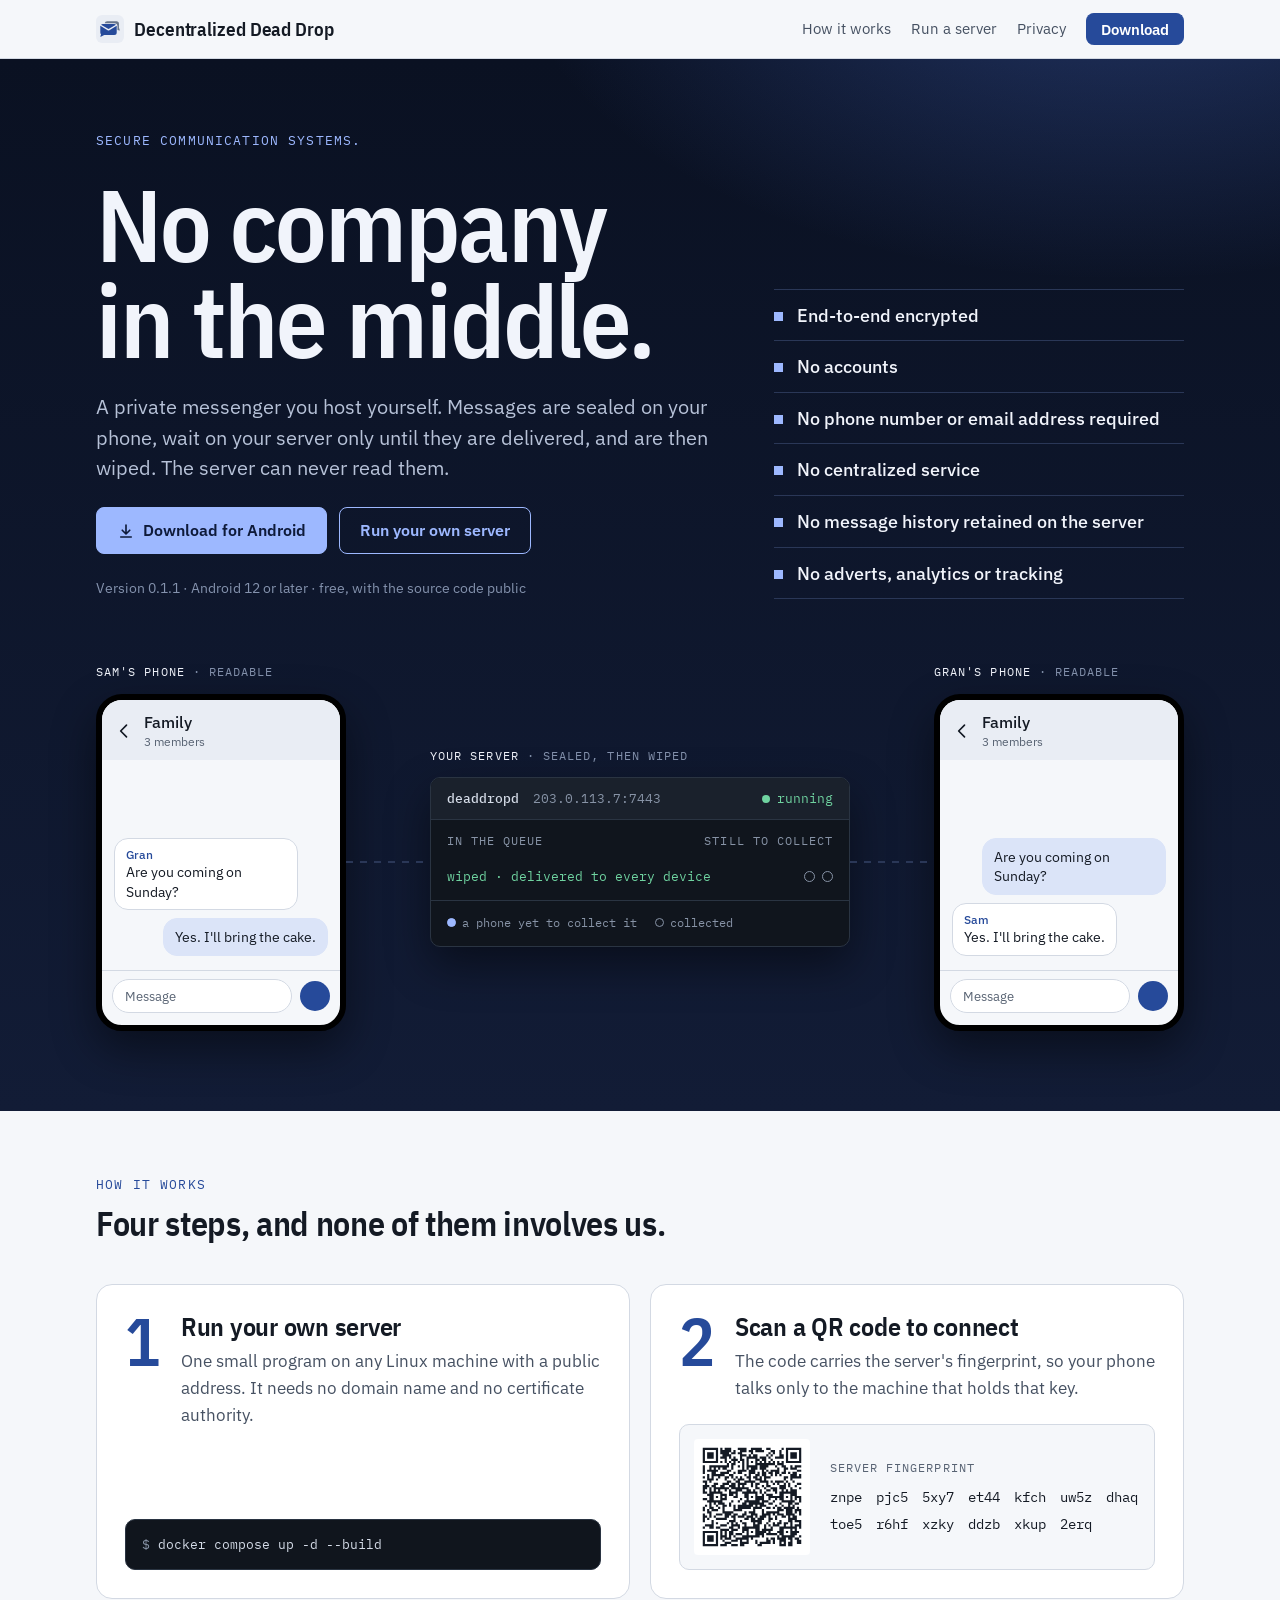
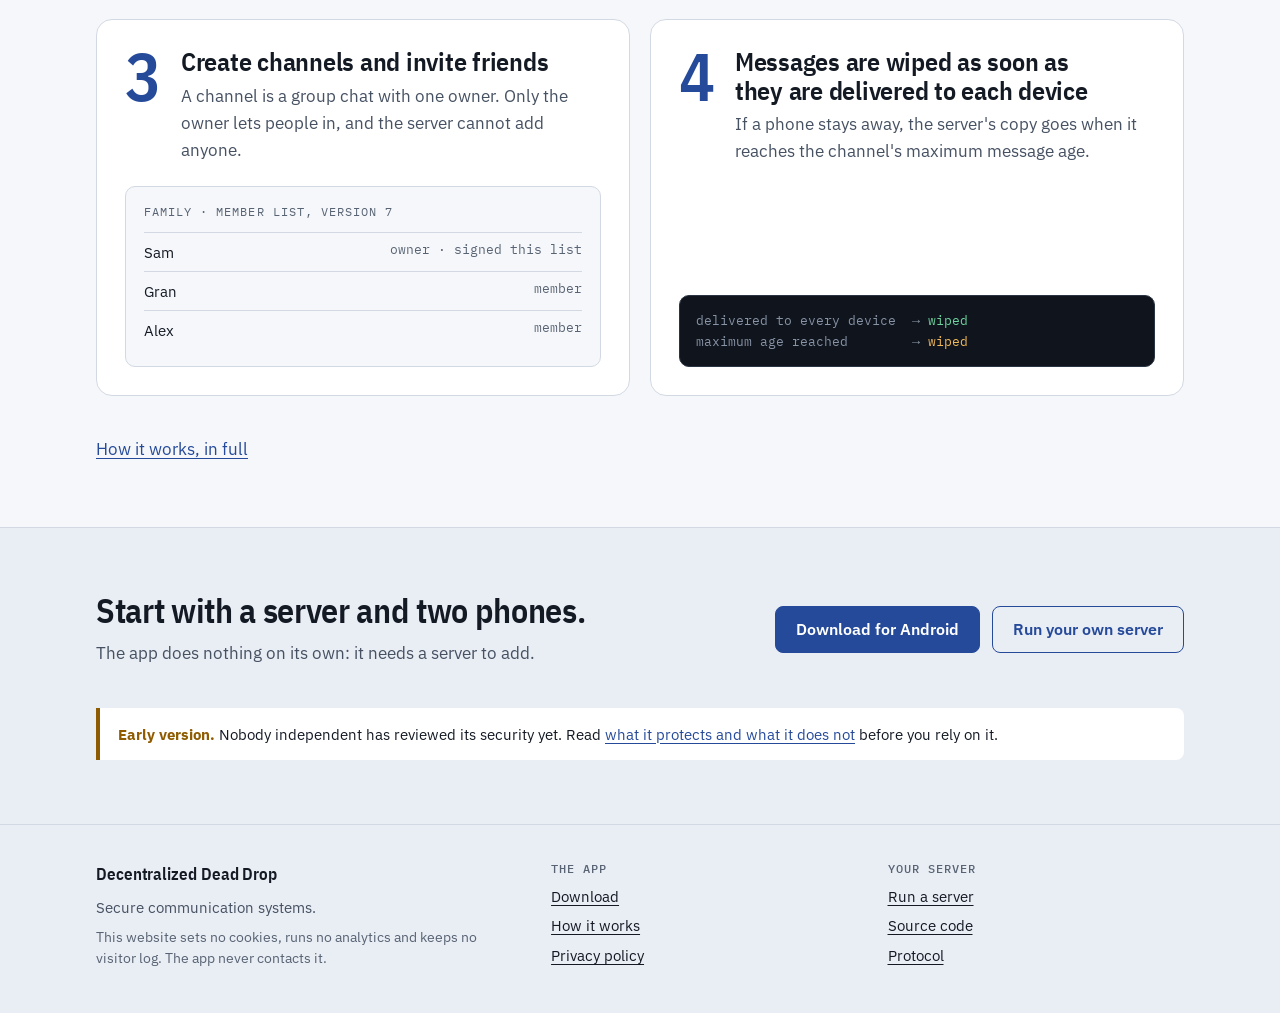
<file: site/index.html>
<!doctype html>
<html lang="en">
<head>
<meta charset="utf-8">
<meta name="viewport" content="width=device-width, initial-scale=1, viewport-fit=cover">
<title>Decentralized Dead Drop</title>
<meta name="description" content="A private messenger you host yourself. Messages are sealed on your phone, wait on your server only until they are delivered, and are then wiped.">
<link rel="icon" href="icon.svg" type="image/svg+xml">
<link rel="stylesheet" href="style.css">
</head>
<body>
<svg class="defs" width="0" height="0" aria-hidden="true"><symbol id="qr" viewBox="0 0 53 53"><path d="M4 4h7v1h-7zM12 4h1v1h-1zM14 4h3v1h-3zM20 4h4v1h-4zM26 4h5v1h-5zM33 4h2v1h-2zM40 4h1v1h-1zM42 4h7v1h-7zM4 5h1v1h-1zM10 5h1v1h-1zM12 5h5v1h-5zM18 5h1v1h-1zM21 5h3v1h-3zM25 5h2v1h-2zM28 5h4v1h-4zM35 5h2v1h-2zM39 5h1v1h-1zM42 5h1v1h-1zM48 5h1v1h-1zM4 6h1v1h-1zM6 6h3v1h-3zM10 6h1v1h-1zM12 6h4v1h-4zM17 6h2v1h-2zM20 6h2v1h-2zM26 6h1v1h-1zM34 6h1v1h-1zM36 6h1v1h-1zM39 6h1v1h-1zM42 6h1v1h-1zM44 6h3v1h-3zM48 6h1v1h-1zM4 7h1v1h-1zM6 7h3v1h-3zM10 7h1v1h-1zM13 7h4v1h-4zM21 7h3v1h-3zM25 7h1v1h-1zM27 7h2v1h-2zM33 7h1v1h-1zM35 7h1v1h-1zM39 7h2v1h-2zM42 7h1v1h-1zM44 7h3v1h-3zM48 7h1v1h-1zM4 8h1v1h-1zM6 8h3v1h-3zM10 8h1v1h-1zM12 8h3v1h-3zM16 8h1v1h-1zM18 8h1v1h-1zM21 8h1v1h-1zM24 8h5v1h-5zM30 8h3v1h-3zM34 8h1v1h-1zM37 8h4v1h-4zM42 8h1v1h-1zM44 8h3v1h-3zM48 8h1v1h-1zM4 9h1v1h-1zM10 9h1v1h-1zM14 9h1v1h-1zM17 9h3v1h-3zM21 9h2v1h-2zM24 9h1v1h-1zM28 9h2v1h-2zM31 9h2v1h-2zM35 9h1v1h-1zM42 9h1v1h-1zM48 9h1v1h-1zM4 10h7v1h-7zM12 10h1v1h-1zM14 10h1v1h-1zM16 10h1v1h-1zM18 10h1v1h-1zM20 10h1v1h-1zM22 10h1v1h-1zM24 10h1v1h-1zM26 10h1v1h-1zM28 10h1v1h-1zM30 10h1v1h-1zM32 10h1v1h-1zM34 10h1v1h-1zM36 10h1v1h-1zM38 10h1v1h-1zM40 10h1v1h-1zM42 10h7v1h-7zM15 11h1v1h-1zM17 11h2v1h-2zM22 11h1v1h-1zM24 11h1v1h-1zM28 11h9v1h-9zM38 11h3v1h-3zM4 12h1v1h-1zM7 12h9v1h-9zM17 12h1v1h-1zM20 12h1v1h-1zM22 12h1v1h-1zM24 12h5v1h-5zM30 12h4v1h-4zM37 12h1v1h-1zM40 12h2v1h-2zM44 12h1v1h-1zM46 12h3v1h-3zM4 13h1v1h-1zM7 13h1v1h-1zM9 13h1v1h-1zM11 13h1v1h-1zM13 13h2v1h-2zM17 13h1v1h-1zM22 13h1v1h-1zM24 13h1v1h-1zM26 13h3v1h-3zM30 13h3v1h-3zM38 13h1v1h-1zM41 13h2v1h-2zM44 13h3v1h-3zM4 14h1v1h-1zM6 14h5v1h-5zM15 14h2v1h-2zM20 14h4v1h-4zM25 14h3v1h-3zM31 14h1v1h-1zM33 14h1v1h-1zM35 14h4v1h-4zM41 14h1v1h-1zM47 14h2v1h-2zM4 15h1v1h-1zM8 15h2v1h-2zM12 15h4v1h-4zM18 15h1v1h-1zM20 15h2v1h-2zM25 15h3v1h-3zM29 15h1v1h-1zM31 15h2v1h-2zM34 15h2v1h-2zM37 15h2v1h-2zM40 15h2v1h-2zM43 15h1v1h-1zM45 15h2v1h-2zM6 16h1v1h-1zM8 16h6v1h-6zM16 16h2v1h-2zM23 16h1v1h-1zM25 16h1v1h-1zM28 16h2v1h-2zM31 16h2v1h-2zM35 16h1v1h-1zM37 16h1v1h-1zM39 16h1v1h-1zM44 16h3v1h-3zM48 16h1v1h-1zM4 17h1v1h-1zM6 17h1v1h-1zM8 17h1v1h-1zM11 17h1v1h-1zM14 17h2v1h-2zM17 17h1v1h-1zM19 17h1v1h-1zM21 17h1v1h-1zM24 17h2v1h-2zM27 17h2v1h-2zM30 17h1v1h-1zM32 17h3v1h-3zM41 17h2v1h-2zM44 17h5v1h-5zM6 18h3v1h-3zM10 18h1v1h-1zM14 18h1v1h-1zM18 18h1v1h-1zM20 18h3v1h-3zM25 18h1v1h-1zM28 18h3v1h-3zM32 18h1v1h-1zM41 18h1v1h-1zM44 18h1v1h-1zM4 19h2v1h-2zM7 19h1v1h-1zM15 19h2v1h-2zM19 19h2v1h-2zM23 19h5v1h-5zM30 19h4v1h-4zM35 19h1v1h-1zM37 19h4v1h-4zM42 19h1v1h-1zM45 19h1v1h-1zM5 20h1v1h-1zM9 20h2v1h-2zM13 20h3v1h-3zM17 20h2v1h-2zM20 20h4v1h-4zM26 20h1v1h-1zM28 20h2v1h-2zM33 20h1v1h-1zM36 20h1v1h-1zM38 20h1v1h-1zM41 20h1v1h-1zM43 20h1v1h-1zM47 20h2v1h-2zM4 21h3v1h-3zM8 21h2v1h-2zM12 21h2v1h-2zM16 21h3v1h-3zM20 21h1v1h-1zM22 21h1v1h-1zM26 21h1v1h-1zM28 21h1v1h-1zM31 21h1v1h-1zM33 21h2v1h-2zM39 21h3v1h-3zM43 21h1v1h-1zM46 21h1v1h-1zM4 22h2v1h-2zM7 22h1v1h-1zM9 22h7v1h-7zM17 22h8v1h-8zM28 22h2v1h-2zM32 22h1v1h-1zM35 22h3v1h-3zM39 22h3v1h-3zM44 22h1v1h-1zM48 22h1v1h-1zM4 23h1v1h-1zM7 23h1v1h-1zM9 23h1v1h-1zM11 23h1v1h-1zM14 23h1v1h-1zM16 23h1v1h-1zM19 23h3v1h-3zM24 23h2v1h-2zM27 23h1v1h-1zM30 23h1v1h-1zM33 23h2v1h-2zM36 23h2v1h-2zM40 23h1v1h-1zM42 23h1v1h-1zM44 23h3v1h-3zM4 24h2v1h-2zM7 24h6v1h-6zM16 24h4v1h-4zM22 24h7v1h-7zM30 24h1v1h-1zM32 24h1v1h-1zM37 24h1v1h-1zM39 24h8v1h-8zM6 25h3v1h-3zM12 25h3v1h-3zM16 25h2v1h-2zM19 25h1v1h-1zM23 25h2v1h-2zM28 25h1v1h-1zM31 25h1v1h-1zM33 25h3v1h-3zM39 25h2v1h-2zM44 25h3v1h-3zM7 26h2v1h-2zM10 26h1v1h-1zM12 26h1v1h-1zM14 26h1v1h-1zM18 26h2v1h-2zM23 26h2v1h-2zM26 26h1v1h-1zM28 26h4v1h-4zM34 26h7v1h-7zM42 26h1v1h-1zM44 26h1v1h-1zM46 26h3v1h-3zM4 27h2v1h-2zM7 27h2v1h-2zM12 27h3v1h-3zM21 27h1v1h-1zM24 27h1v1h-1zM28 27h4v1h-4zM34 27h1v1h-1zM37 27h1v1h-1zM39 27h2v1h-2zM44 27h1v1h-1zM46 27h1v1h-1zM48 27h1v1h-1zM6 28h7v1h-7zM17 28h1v1h-1zM20 28h1v1h-1zM23 28h7v1h-7zM31 28h3v1h-3zM36 28h1v1h-1zM40 28h6v1h-6zM48 28h1v1h-1zM7 29h1v1h-1zM9 29h1v1h-1zM11 29h3v1h-3zM16 29h1v1h-1zM22 29h2v1h-2zM25 29h7v1h-7zM34 29h2v1h-2zM39 29h1v1h-1zM43 29h2v1h-2zM46 29h2v1h-2zM5 30h1v1h-1zM7 30h1v1h-1zM10 30h1v1h-1zM13 30h2v1h-2zM16 30h1v1h-1zM18 30h1v1h-1zM20 30h7v1h-7zM28 30h1v1h-1zM30 30h3v1h-3zM37 30h1v1h-1zM40 30h1v1h-1zM43 30h1v1h-1zM45 30h1v1h-1zM4 31h1v1h-1zM7 31h2v1h-2zM11 31h1v1h-1zM13 31h1v1h-1zM18 31h1v1h-1zM20 31h6v1h-6zM27 31h4v1h-4zM33 31h2v1h-2zM36 31h1v1h-1zM38 31h2v1h-2zM41 31h5v1h-5zM47 31h1v1h-1zM4 32h1v1h-1zM6 32h1v1h-1zM8 32h3v1h-3zM13 32h1v1h-1zM18 32h4v1h-4zM27 32h1v1h-1zM31 32h1v1h-1zM38 32h3v1h-3zM42 32h3v1h-3zM46 32h3v1h-3zM6 33h2v1h-2zM13 33h5v1h-5zM23 33h1v1h-1zM25 33h3v1h-3zM31 33h1v1h-1zM33 33h6v1h-6zM42 33h3v1h-3zM46 33h1v1h-1zM48 33h1v1h-1zM4 34h1v1h-1zM7 34h1v1h-1zM10 34h3v1h-3zM14 34h3v1h-3zM18 34h2v1h-2zM22 34h2v1h-2zM26 34h3v1h-3zM31 34h4v1h-4zM36 34h1v1h-1zM38 34h3v1h-3zM42 34h4v1h-4zM48 34h1v1h-1zM4 35h2v1h-2zM7 35h1v1h-1zM9 35h1v1h-1zM14 35h2v1h-2zM17 35h2v1h-2zM20 35h3v1h-3zM24 35h3v1h-3zM28 35h1v1h-1zM30 35h3v1h-3zM34 35h1v1h-1zM37 35h1v1h-1zM40 35h2v1h-2zM43 35h1v1h-1zM45 35h2v1h-2zM4 36h1v1h-1zM6 36h1v1h-1zM10 36h5v1h-5zM18 36h1v1h-1zM23 36h2v1h-2zM26 36h2v1h-2zM29 36h3v1h-3zM34 36h2v1h-2zM37 36h1v1h-1zM43 36h4v1h-4zM4 37h1v1h-1zM8 37h1v1h-1zM16 37h3v1h-3zM21 37h1v1h-1zM26 37h5v1h-5zM34 37h1v1h-1zM39 37h1v1h-1zM43 37h2v1h-2zM46 37h3v1h-3zM8 38h1v1h-1zM10 38h1v1h-1zM15 38h1v1h-1zM17 38h1v1h-1zM19 38h1v1h-1zM22 38h2v1h-2zM27 38h1v1h-1zM29 38h2v1h-2zM33 38h1v1h-1zM36 38h1v1h-1zM38 38h2v1h-2zM41 38h2v1h-2zM44 38h1v1h-1zM48 38h1v1h-1zM5 39h4v1h-4zM12 39h3v1h-3zM17 39h4v1h-4zM23 39h1v1h-1zM27 39h3v1h-3zM32 39h1v1h-1zM34 39h1v1h-1zM36 39h3v1h-3zM41 39h1v1h-1zM44 39h1v1h-1zM46 39h3v1h-3zM4 40h1v1h-1zM7 40h2v1h-2zM10 40h2v1h-2zM16 40h2v1h-2zM20 40h1v1h-1zM22 40h8v1h-8zM32 40h1v1h-1zM35 40h1v1h-1zM39 40h8v1h-8zM48 40h1v1h-1zM12 41h4v1h-4zM17 41h3v1h-3zM22 41h3v1h-3zM28 41h2v1h-2zM31 41h5v1h-5zM39 41h2v1h-2zM44 41h1v1h-1zM46 41h1v1h-1zM4 42h7v1h-7zM12 42h1v1h-1zM14 42h1v1h-1zM16 42h2v1h-2zM22 42h1v1h-1zM24 42h1v1h-1zM26 42h1v1h-1zM28 42h5v1h-5zM34 42h1v1h-1zM38 42h3v1h-3zM42 42h1v1h-1zM44 42h4v1h-4zM4 43h1v1h-1zM10 43h1v1h-1zM12 43h1v1h-1zM14 43h1v1h-1zM16 43h2v1h-2zM19 43h3v1h-3zM24 43h1v1h-1zM28 43h4v1h-4zM33 43h5v1h-5zM39 43h2v1h-2zM44 43h3v1h-3zM4 44h1v1h-1zM6 44h3v1h-3zM10 44h1v1h-1zM12 44h3v1h-3zM16 44h1v1h-1zM18 44h1v1h-1zM22 44h8v1h-8zM31 44h1v1h-1zM38 44h1v1h-1zM40 44h6v1h-6zM48 44h1v1h-1zM4 45h1v1h-1zM6 45h3v1h-3zM10 45h1v1h-1zM12 45h1v1h-1zM14 45h3v1h-3zM19 45h6v1h-6zM26 45h1v1h-1zM33 45h1v1h-1zM35 45h2v1h-2zM38 45h4v1h-4zM43 45h2v1h-2zM46 45h2v1h-2zM4 46h1v1h-1zM6 46h3v1h-3zM10 46h1v1h-1zM13 46h1v1h-1zM17 46h3v1h-3zM21 46h1v1h-1zM24 46h1v1h-1zM28 46h1v1h-1zM33 46h2v1h-2zM36 46h1v1h-1zM39 46h3v1h-3zM44 46h1v1h-1zM47 46h2v1h-2zM4 47h1v1h-1zM10 47h1v1h-1zM14 47h3v1h-3zM21 47h4v1h-4zM28 47h1v1h-1zM30 47h5v1h-5zM36 47h1v1h-1zM39 47h1v1h-1zM41 47h1v1h-1zM43 47h2v1h-2zM47 47h2v1h-2zM4 48h7v1h-7zM12 48h3v1h-3zM17 48h3v1h-3zM21 48h2v1h-2zM29 48h2v1h-2zM39 48h3v1h-3zM43 48h2v1h-2zM0 53h53v1h-53z"/></symbol></svg>

<header class="top">
  <div class="wrap">
    <a class="brand" href="index.html">
      <svg viewBox="18 18 72 72" aria-hidden="true"><rect x="18" y="18" width="72" height="72" rx="16" fill="#E9EDF4"/><g transform="translate(54 54) scale(0.96) translate(-54 -54)"><path fill="#68758A" d="M39.81 38.5A6.7 6.7 0 0 1 46.4 33H71.3A6.7 6.7 0 0 1 78 39.7V50.5L80.1 56.6Q80.6 58.3 78.9 57.9L74 56.6V47.2A8.7 8.7 0 0 0 65.3 38.5Z"/><path fill="#264A9A" d="M30.04 42.38A6.7 6.7 0 0 1 34.7 40.5H65.3A6.7 6.7 0 0 1 69.96 42.38L51.3 53.56Q50 54.34 48.7 53.56Z"/><path fill="#264A9A" d="M28.19 45.6A6.7 6.7 0 0 0 28 47.2V63.4A6.7 6.7 0 0 0 29.96 68.14L28.2 73.9Q27.9 75.4 29.4 74.9L38.6 70.1H65.3A6.7 6.7 0 0 0 72 63.4V47.2A6.7 6.7 0 0 0 71.81 45.6L51.3 57.88Q50 58.66 48.7 57.88Z"/></g></svg>
      Decentralized Dead Drop
    </a>
    <nav class="nav" aria-label="Main">
      <a href="how-it-works.html">How it works</a>
      <a href="server.html">Run a server</a>
      <a href="privacy.html">Privacy</a>
      <a class="btn" href="download.html">Download</a>
    </nav>
  </div>
</header>

<main>
  <section class="hero-b">
    <div class="wrap">
      <div class="hb-top">
        <div class="hb-text">
          <p class="eyebrow">Secure communication systems.</p>
          <h1>No company in the middle.</h1>
          <p class="lede">A private messenger you host yourself. Messages are sealed on your phone, wait on your server only until they are delivered, and are then wiped. The server can never read them.</p>
          <div class="actions">
            <a class="btn" href="download.html"><svg viewBox="0 0 24 24" aria-hidden="true"><path d="M12 4v12m0 0l-5-5m5 5l5-5M5 20h14"/></svg>Download for Android</a>
            <a class="btn ghost" href="server.html">Run your own server</a>
          </div>
          <p class="small">Version 0.1.1 · Android 12 or later · free, with the source code public</p>
        </div>
        <ul class="core">
          <li>End-to-end encrypted</li>
          <li>No accounts</li>
          <li>No phone number or email address required</li>
          <li>No centralized service</li>
          <li>No message history retained on the server</li>
          <li>No adverts, analytics or tracking</li>
        </ul>
      </div>

      <div class="relay" role="img" aria-label="Illustration: Sam sends a message from a phone. It crosses the server sealed, where it waits until Gran's phone and every other member's phone has collected it, and is then wiped. Only the phones can read it.">
        <div class="node">
          <p class="node-label">Sam's phone <span>readable</span></p>
          <div class="phone">
            <div class="p-bar"><svg viewBox="0 0 24 24"><path d="M15 5l-7 7 7 7"/></svg><div><b>Family</b><small>3 members</small></div></div>
            <div class="p-msgs">
              <div class="b theirs"><small>Gran</small>Are you coming on Sunday?</div>
              <div class="b mine new sent">Yes. I'll bring the cake.</div>
            </div>
            <div class="p-send"><span>Message</span><i></i></div>
          </div>
        </div>
        <div class="link one"><i></i></div>
        <div class="node mid">
          <p class="node-label">Your server <span>sealed, then wiped</span></p>
          <div class="term">
            <div class="term-bar"><b>deaddropd</b><span class="dim">203.0.113.7:7443</span><span class="run">running</span></div>
            <div class="q-head"><span>In the queue</span><span>Still to collect</span></div>
            <ol class="q">
              <li class="q-row wiped"><div class="q-left"><div class="q-live"><b>sealed · 256 bytes</b><span class="q-cipher">kQ3vT9mXw0aB7dPzL2eRj8sYh4uNf6cGq1oVtKx5iMw</span></div><div class="q-end">wiped · delivered to every device</div></div><span class="q-marks"><i class="got"></i><i class="got"></i></span></li>
            </ol>
            <div class="q-foot"><span><i></i>a phone yet to collect it</span><span><i class="got"></i>collected</span></div>
          </div>
        </div>
        <div class="link two"><i></i></div>
        <div class="node">
          <p class="node-label">Gran's phone <span>readable</span></p>
          <div class="phone">
            <div class="p-bar"><svg viewBox="0 0 24 24"><path d="M15 5l-7 7 7 7"/></svg><div><b>Family</b><small>3 members</small></div></div>
            <div class="p-msgs">
              <div class="b mine">Are you coming on Sunday?</div>
              <div class="b theirs new got"><small>Sam</small>Yes. I'll bring the cake.</div>
            </div>
            <div class="p-send"><span>Message</span><i></i></div>
          </div>
        </div>
      </div>
    </div>
  </section>

  <section class="band">
    <div class="wrap stack-lg">
      <div class="head">
        <p class="eyebrow">How it works</p>
        <h2>Four steps, and none of them involves us.</h2>
      </div>
      <ol class="steps-b">
        <li>
          <div class="say"><h3>Run your own server</h3><p>One small program on any Linux machine with a public address. It needs no domain name and no certificate authority.</p></div>
          <div class="show"><div class="term flat"><pre><span class="dim">$</span> docker compose up -d --build</pre></div></div>
        </li>
        <li>
          <div class="say"><h3>Scan a QR code to connect</h3><p>The code carries the server's fingerprint, so your phone talks only to the machine that holds that key.</p></div>
          <div class="show scan"><svg class="qr on-card" viewBox="0 0 53 53" role="img" aria-label="An example QR code for adding a server"><rect width="53" height="53" class="qr-light"/><use href="#qr" class="qr-dark"/></svg><div class="scan-fp"><span class="label">Server fingerprint</span><div class="fp"><span>znpe</span><span>pjc5</span><span>5xy7</span><span>et44</span><span>kfch</span><span>uw5z</span><span>dhaq</span><span>toe5</span><span>r6hf</span><span>xzky</span><span>ddzb</span><span>xkup</span><span>2erq</span></div></div></div>
        </li>
        <li>
          <div class="say"><h3>Create channels and invite friends</h3><p>A channel is a group chat with one owner. Only the owner lets people in, and the server cannot add anyone.</p></div>
          <div class="show"><div class="card"><span class="label">Family · member list, version 7</span><ul class="roster"><li>Sam <span>owner · signed this list</span></li><li>Gran <span>member</span></li><li>Alex <span>member</span></li></ul></div></div>
        </li>
        <li>
          <div class="say"><h3>Messages are wiped as soon as they are delivered to each device</h3><p>If a phone stays away, the server's copy goes when it reaches the channel's maximum message age.</p></div>
          <div class="show"><div class="term flat"><pre><span class="dim">delivered to every device  →</span> <span class="ok">wiped</span>
<span class="dim">maximum age reached        →</span> <span class="wait">wiped</span></pre></div></div>
        </li>
      </ol>
      <p><a href="how-it-works.html">How it works, in full</a></p>
    </div>
  </section>

  <section class="band tint">
    <div class="wrap stack-lg">
      <div class="cta-row">
        <div class="head"><h2>Start with a server and two phones.</h2><p class="soft">The app does nothing on its own: it needs a server to add.</p></div>
        <div class="actions"><a class="btn" href="download.html">Download for Android</a><a class="btn ghost" href="server.html">Run your own server</a></div>
      </div>
      <p class="status"><b>Early version.</b> Nobody independent has reviewed its security yet. Read <a href="how-it-works.html">what it protects and what it does not</a> before you rely on it.</p>
    </div>
  </section>
</main>

<footer>
  <div class="wrap">
    <div class="stack tight">
      <a class="brand minor" href="index.html">Decentralized Dead Drop</a>
      <p>Secure communication systems.</p>
      <p class="small">This website sets no cookies, runs no analytics and keeps no visitor log. The app never contacts it.</p>
    </div>
    <div>
      <h3>The app</h3>
      <ul><li><a href="download.html">Download</a></li><li><a href="how-it-works.html">How it works</a></li><li><a href="privacy.html">Privacy policy</a></li></ul>
    </div>
    <div>
      <h3>Your server</h3>
      <ul><li><a href="server.html">Run a server</a></li><li><a href="https://github.com/edward-b-1/decentralizeddeaddrop">Source code</a></li><li><a href="https://github.com/edward-b-1/decentralizeddeaddrop/blob/main/docs/PROTOCOL.md">Protocol</a></li></ul>
    </div>
  </div>
</footer>
</body>
</html>
</file>
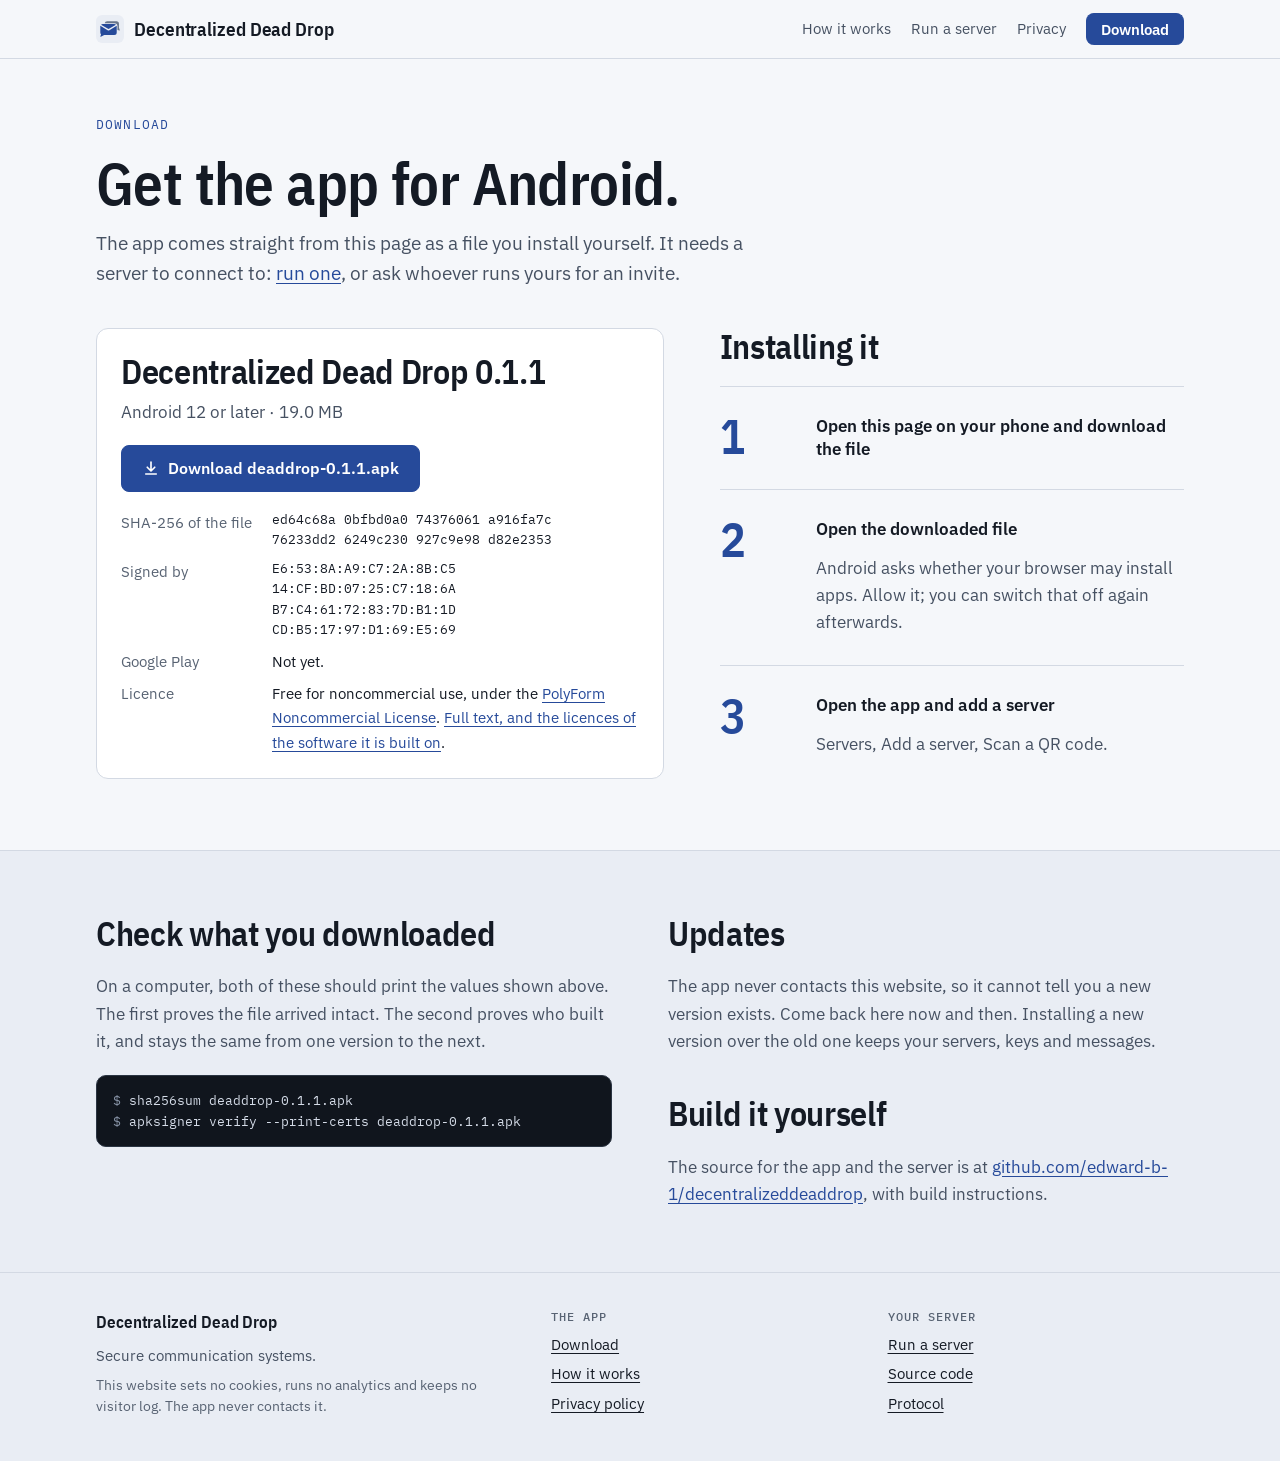
<file: site/download.html>
<!doctype html>
<html lang="en">
<head>
<meta charset="utf-8">
<meta name="viewport" content="width=device-width, initial-scale=1, viewport-fit=cover">
<title>Download · Decentralized Dead Drop</title>
<meta name="description" content="Download the Decentralized Dead Drop app for Android.">
<link rel="icon" href="icon.svg" type="image/svg+xml">
<link rel="stylesheet" href="style.css">
</head>
<body>
<header class="top">
  <div class="wrap">
    <a class="brand" href="index.html">
      <svg viewBox="18 18 72 72" aria-hidden="true"><rect x="18" y="18" width="72" height="72" rx="16" fill="#E9EDF4"/><g transform="translate(54 54) scale(0.96) translate(-54 -54)"><path fill="#68758A" d="M39.81 38.5A6.7 6.7 0 0 1 46.4 33H71.3A6.7 6.7 0 0 1 78 39.7V50.5L80.1 56.6Q80.6 58.3 78.9 57.9L74 56.6V47.2A8.7 8.7 0 0 0 65.3 38.5Z"/><path fill="#264A9A" d="M30.04 42.38A6.7 6.7 0 0 1 34.7 40.5H65.3A6.7 6.7 0 0 1 69.96 42.38L51.3 53.56Q50 54.34 48.7 53.56Z"/><path fill="#264A9A" d="M28.19 45.6A6.7 6.7 0 0 0 28 47.2V63.4A6.7 6.7 0 0 0 29.96 68.14L28.2 73.9Q27.9 75.4 29.4 74.9L38.6 70.1H65.3A6.7 6.7 0 0 0 72 63.4V47.2A6.7 6.7 0 0 0 71.81 45.6L51.3 57.88Q50 58.66 48.7 57.88Z"/></g></svg>
      Decentralized Dead Drop
    </a>
    <nav class="nav" aria-label="Main">
      <a href="how-it-works.html">How it works</a>
      <a href="server.html">Run a server</a>
      <a href="privacy.html">Privacy</a>
      <a class="btn" aria-current="page" href="download.html">Download</a>
    </nav>
  </div>
</header>

<main>
  <section class="pagehead">
    <div class="wrap">
      <p class="eyebrow">Download</p>
      <h1>Get the app for Android.</h1>
      <p class="lede">The app comes straight from this page as a file you install yourself. It needs a server to connect to: <a href="server.html">run one</a>, or ask whoever runs yours for an invite.</p>
    </div>
  </section>

  <section class="band first">
    <div class="wrap dl">
      <div class="dl-card">
        <div class="stack tight"><h2>Decentralized Dead Drop 0.1.1</h2><p class="soft">Android 12 or later · 19.0 MB</p></div>
        <div class="actions"><a class="btn" href="download/deaddrop-0.1.1.apk"><svg viewBox="0 0 24 24" aria-hidden="true"><path d="M12 4v12m0 0l-5-5m5 5l5-5M5 20h14"/></svg>Download deaddrop-0.1.1.apk</a></div>
        <!-- RELEASE: every release, update the version, the size, the file name and the two fingerprints (site/README.md). -->
        <dl class="facts">
          <dt>SHA-256 of the file</dt><dd class="hash">ed64c68a 0bfbd0a0 74376061 a916fa7c<br>76233dd2 6249c230 927c9e98 d82e2353</dd>
          <dt>Signed by</dt><dd class="hash">E6:53:8A:A9:C7:2A:8B:C5<br>14:CF:BD:07:25:C7:18:6A<br>B7:C4:61:72:83:7D:B1:1D<br>CD:B5:17:97:D1:69:E5:69</dd>
          <dt>Google Play</dt><dd>Not yet.</dd>
          <dt>Licence</dt><dd>Free for noncommercial use, under the <a href="https://polyformproject.org/licenses/noncommercial/1.0.0">PolyForm Noncommercial License</a>. <a href="licences.txt">Full text, and the licences of the software it is built on</a>.</dd>
        </dl>
      </div>
      <div class="stack-lg">
        <div class="stack">
          <h2>Installing it</h2>
          <ol class="steps wide">
            <li><div class="say"><h3>Open this page on your phone and download the file</h3></div></li>
            <li><div class="say"><h3>Open the downloaded file</h3><p class="soft">Android asks whether your browser may install apps. Allow it; you can switch that off again afterwards.</p></div></li>
            <li><div class="say"><h3>Open the app and add a server</h3><p class="soft">Servers, Add a server, Scan a QR code.</p></div></li>
          </ol>
        </div>
      </div>
    </div>
  </section>

  <section class="band tint">
    <div class="wrap two">
      <div class="stack">
        <h2>Check what you downloaded</h2>
        <p class="soft">On a computer, both of these should print the values shown above. The first proves the file arrived intact. The second proves who built it, and stays the same from one version to the next.</p>
        <div class="term flat"><pre><span class="dim">$</span> sha256sum deaddrop-0.1.1.apk
<span class="dim">$</span> apksigner verify --print-certs deaddrop-0.1.1.apk</pre></div>
      </div>
      <div class="stack">
        <h2>Updates</h2>
        <p class="soft">The app never contacts this website, so it cannot tell you a new version exists. Come back here now and then. Installing a new version over the old one keeps your servers, keys and messages.</p>
        <h2 class="mt">Build it yourself</h2>
        <p class="soft">The source for the app and the server is at <a href="https://github.com/edward-b-1/decentralizeddeaddrop">github.com/edward-b-1/decentralizeddeaddrop</a>, with build instructions.</p>
      </div>
    </div>
  </section>
</main>

<footer>
  <div class="wrap">
    <div class="stack tight">
      <a class="brand minor" href="index.html">Decentralized Dead Drop</a>
      <p>Secure communication systems.</p>
      <p class="small">This website sets no cookies, runs no analytics and keeps no visitor log. The app never contacts it.</p>
    </div>
    <div>
      <h3>The app</h3>
      <ul><li><a href="download.html">Download</a></li><li><a href="how-it-works.html">How it works</a></li><li><a href="privacy.html">Privacy policy</a></li></ul>
    </div>
    <div>
      <h3>Your server</h3>
      <ul><li><a href="server.html">Run a server</a></li><li><a href="https://github.com/edward-b-1/decentralizeddeaddrop">Source code</a></li><li><a href="https://github.com/edward-b-1/decentralizeddeaddrop/blob/main/docs/PROTOCOL.md">Protocol</a></li></ul>
    </div>
  </div>
</footer>
</body>
</html>
</file>
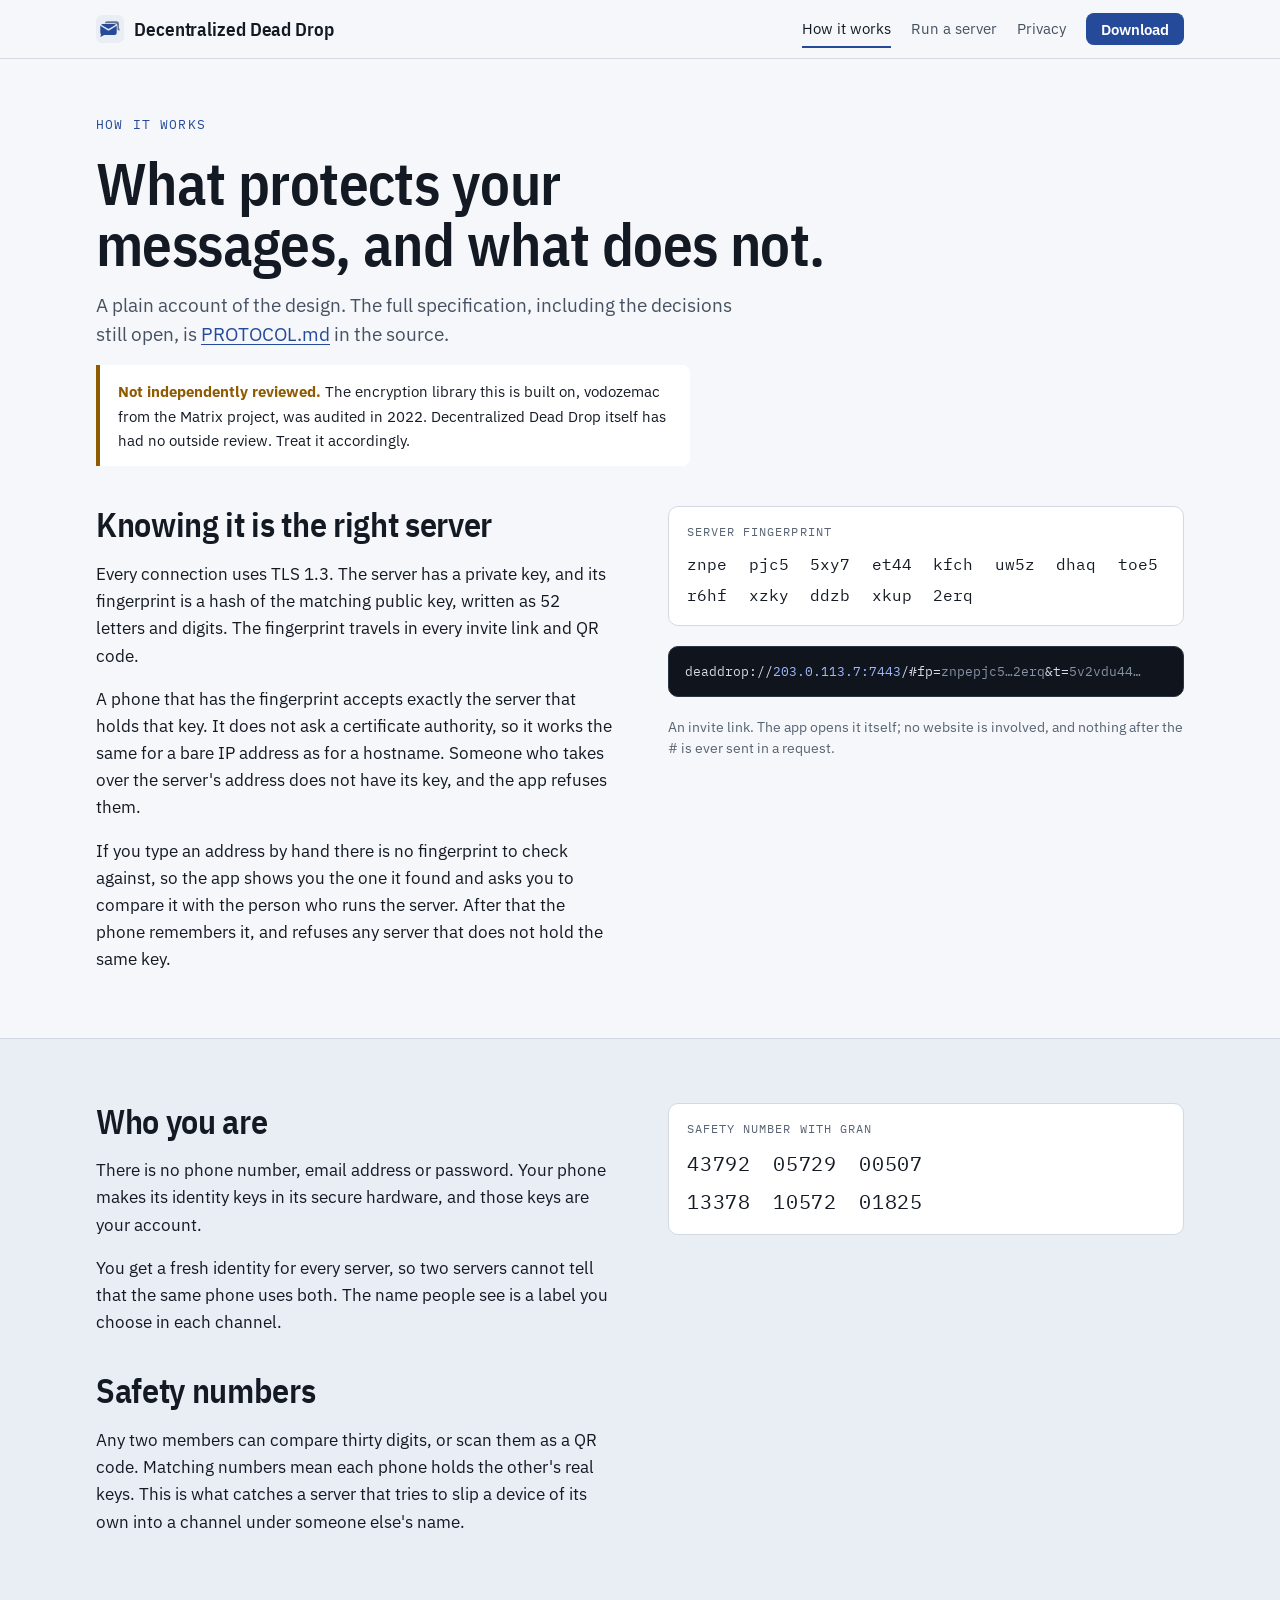
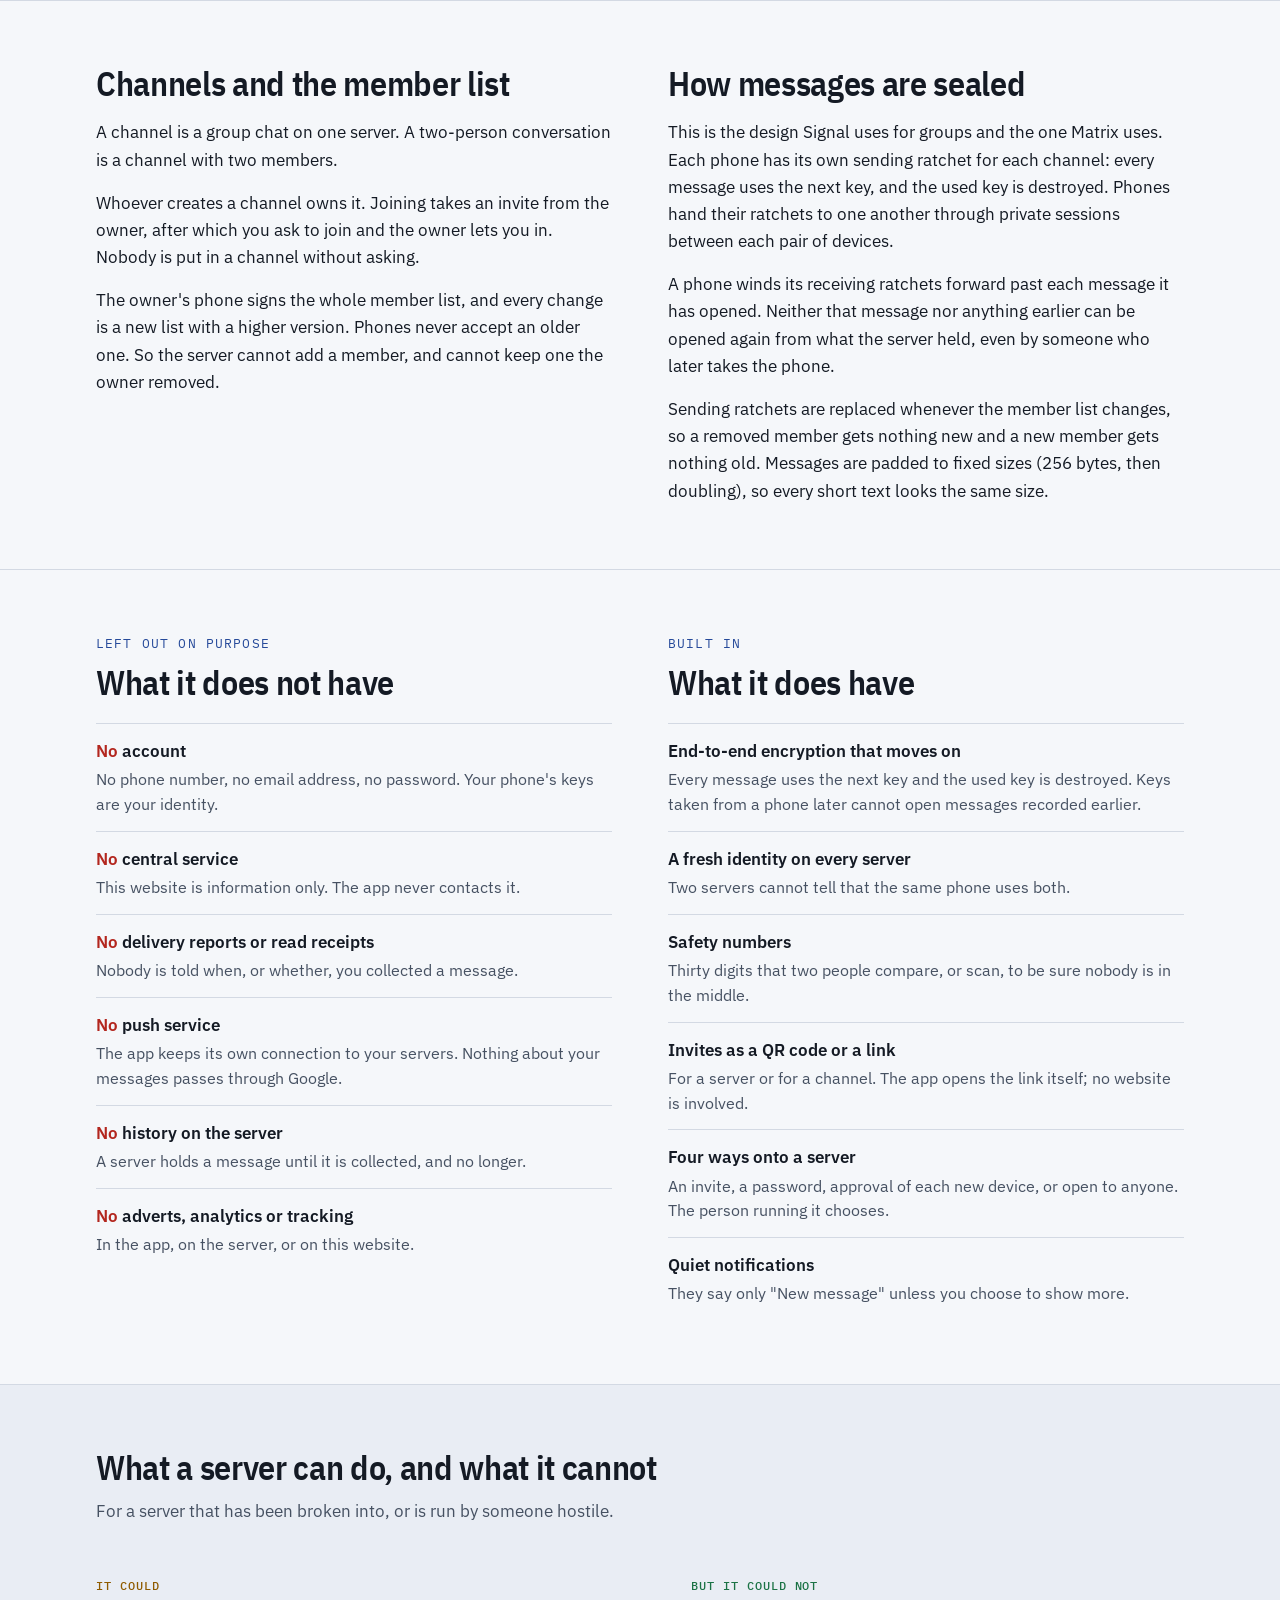
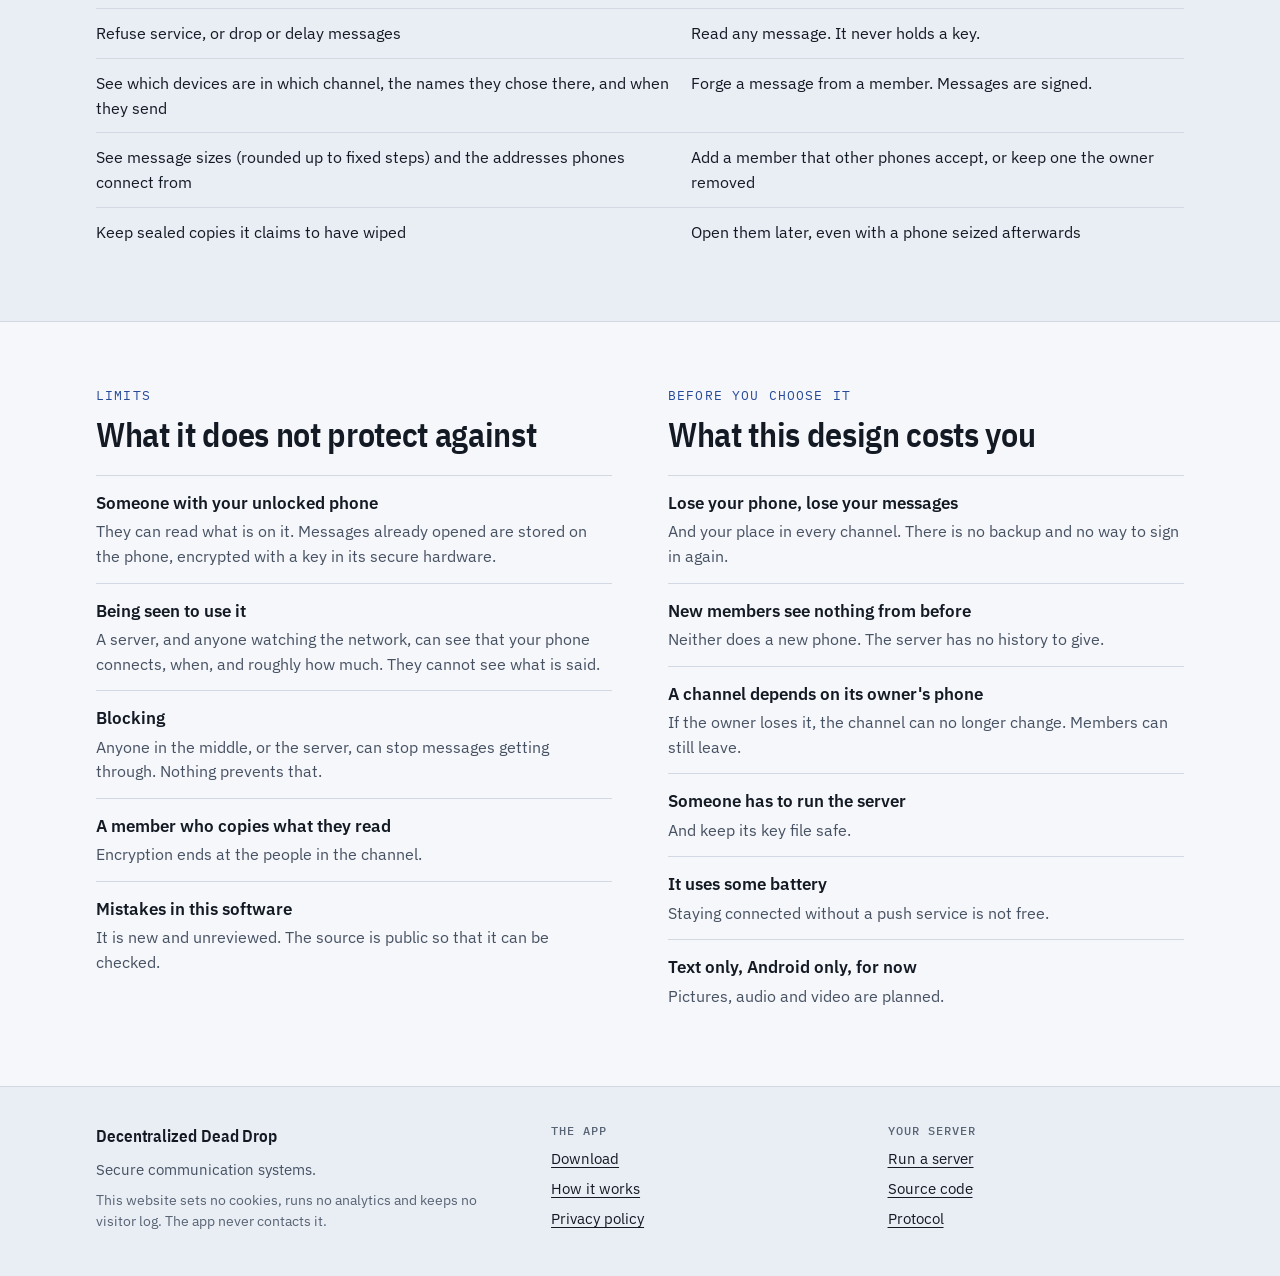
<file: site/how-it-works.html>
<!doctype html>
<html lang="en">
<head>
<meta charset="utf-8">
<meta name="viewport" content="width=device-width, initial-scale=1, viewport-fit=cover">
<title>How it works · Decentralized Dead Drop</title>
<meta name="description" content="What protects your messages in Decentralized Dead Drop, and what does not.">
<link rel="icon" href="icon.svg" type="image/svg+xml">
<link rel="stylesheet" href="style.css">
</head>
<body>
<header class="top">
  <div class="wrap">
    <a class="brand" href="index.html">
      <svg viewBox="18 18 72 72" aria-hidden="true"><rect x="18" y="18" width="72" height="72" rx="16" fill="#E9EDF4"/><g transform="translate(54 54) scale(0.96) translate(-54 -54)"><path fill="#68758A" d="M39.81 38.5A6.7 6.7 0 0 1 46.4 33H71.3A6.7 6.7 0 0 1 78 39.7V50.5L80.1 56.6Q80.6 58.3 78.9 57.9L74 56.6V47.2A8.7 8.7 0 0 0 65.3 38.5Z"/><path fill="#264A9A" d="M30.04 42.38A6.7 6.7 0 0 1 34.7 40.5H65.3A6.7 6.7 0 0 1 69.96 42.38L51.3 53.56Q50 54.34 48.7 53.56Z"/><path fill="#264A9A" d="M28.19 45.6A6.7 6.7 0 0 0 28 47.2V63.4A6.7 6.7 0 0 0 29.96 68.14L28.2 73.9Q27.9 75.4 29.4 74.9L38.6 70.1H65.3A6.7 6.7 0 0 0 72 63.4V47.2A6.7 6.7 0 0 0 71.81 45.6L51.3 57.88Q50 58.66 48.7 57.88Z"/></g></svg>
      Decentralized Dead Drop
    </a>
    <nav class="nav" aria-label="Main">
      <a aria-current="page" href="how-it-works.html">How it works</a>
      <a href="server.html">Run a server</a>
      <a href="privacy.html">Privacy</a>
      <a class="btn" href="download.html">Download</a>
    </nav>
  </div>
</header>

<main>
  <section class="pagehead">
    <div class="wrap">
      <p class="eyebrow">How it works</p>
      <h1>What protects your messages, and what does not.</h1>
      <p class="lede">A plain account of the design. The full specification, including the decisions still open, is <a href="https://github.com/edward-b-1/decentralizeddeaddrop/blob/main/docs/PROTOCOL.md">PROTOCOL.md</a> in the source.</p>
      <p class="status narrow"><b>Not independently reviewed.</b> The encryption library this is built on, vodozemac from the Matrix project, was audited in 2022. Decentralized Dead Drop itself has had no outside review. Treat it accordingly.</p>
    </div>
  </section>

  <section class="band first">
    <div class="wrap two">
      <div class="prose">
        <h2>Knowing it is the right server</h2>
        <p>Every connection uses TLS 1.3. The server has a private key, and its fingerprint is a hash of the matching public key, written as 52 letters and digits. The fingerprint travels in every invite link and QR code.</p>
        <p>A phone that has the fingerprint accepts exactly the server that holds that key. It does not ask a certificate authority, so it works the same for a bare IP address as for a hostname. Someone who takes over the server's address does not have its key, and the app refuses them.</p>
        <p>If you type an address by hand there is no fingerprint to check against, so the app shows you the one it found and asks you to compare it with the person who runs the server. After that the phone remembers it, and refuses any server that does not hold the same key.</p>
      </div>
      <div class="stack">
        <div class="card"><span class="label">Server fingerprint</span><div class="fp"><span>znpe</span><span>pjc5</span><span>5xy7</span><span>et44</span><span>kfch</span><span>uw5z</span><span>dhaq</span><span>toe5</span><span>r6hf</span><span>xzky</span><span>ddzb</span><span>xkup</span><span>2erq</span></div></div>
        <div class="term flat"><pre>deaddrop://<span class="hi">203.0.113.7:7443</span>/#fp=<span class="dim">znpepjc5…2erq</span>&amp;t=<span class="dim">5v2vdu44…</span></pre></div>
        <p class="small">An invite link. The app opens it itself; no website is involved, and nothing after the # is ever sent in a request.</p>
      </div>
    </div>
  </section>

  <section class="band tint">
    <div class="wrap two">
      <div class="prose">
        <h2>Who you are</h2>
        <p>There is no phone number, email address or password. Your phone makes its identity keys in its secure hardware, and those keys are your account.</p>
        <p>You get a fresh identity for every server, so two servers cannot tell that the same phone uses both. The name people see is a label you choose in each channel.</p>
        <h2 class="mt">Safety numbers</h2>
        <p>Any two members can compare thirty digits, or scan them as a QR code. Matching numbers mean each phone holds the other's real keys. This is what catches a server that tries to slip a device of its own into a channel under someone else's name.</p>
      </div>
      <div class="stack">
        <div class="card"><span class="label">Safety number with Gran</span><div class="digits"><span>43792</span><span>05729</span><span>00507</span><span>13378</span><span>10572</span><span>01825</span></div></div>
      </div>
    </div>
  </section>

  <section class="band">
    <div class="wrap two">
      <div class="prose">
        <h2>Channels and the member list</h2>
        <p>A channel is a group chat on one server. A two-person conversation is a channel with two members.</p>
        <p>Whoever creates a channel owns it. Joining takes an invite from the owner, after which you ask to join and the owner lets you in. Nobody is put in a channel without asking.</p>
        <p>The owner's phone signs the whole member list, and every change is a new list with a higher version. Phones never accept an older one. So the server cannot add a member, and cannot keep one the owner removed.</p>
      </div>
      <div class="prose">
        <h2>How messages are sealed</h2>
        <p>This is the design Signal uses for groups and the one Matrix uses. Each phone has its own sending ratchet for each channel: every message uses the next key, and the used key is destroyed. Phones hand their ratchets to one another through private sessions between each pair of devices.</p>
        <p>A phone winds its receiving ratchets forward past each message it has opened. Neither that message nor anything earlier can be opened again from what the server held, even by someone who later takes the phone.</p>
        <p>Sending ratchets are replaced whenever the member list changes, so a removed member gets nothing new and a new member gets nothing old. Messages are padded to fixed sizes (256 bytes, then doubling), so every short text looks the same size.</p>
      </div>
    </div>
  </section>

  <section class="band">
    <div class="wrap two">
      <div class="stack">
        <div class="head"><p class="eyebrow">Left out on purpose</p><h2>What it does not have</h2></div>
        <ul class="list out">
          <li><b>account</b><span>No phone number, no email address, no password. Your phone's keys are your identity.</span></li>
          <li><b>central service</b><span>This website is information only. The app never contacts it.</span></li>
          <li><b>delivery reports or read receipts</b><span>Nobody is told when, or whether, you collected a message.</span></li>
          <li><b>push service</b><span>The app keeps its own connection to your servers. Nothing about your messages passes through Google.</span></li>
          <li><b>history on the server</b><span>A server holds a message until it is collected, and no longer.</span></li>
          <li><b>adverts, analytics or tracking</b><span>In the app, on the server, or on this website.</span></li>
        </ul>
      </div>
      <div class="stack">
        <div class="head"><p class="eyebrow">Built in</p><h2>What it does have</h2></div>
        <ul class="list">
          <li><b>End-to-end encryption that moves on</b><span>Every message uses the next key and the used key is destroyed. Keys taken from a phone later cannot open messages recorded earlier.</span></li>
          <li><b>A fresh identity on every server</b><span>Two servers cannot tell that the same phone uses both.</span></li>
          <li><b>Safety numbers</b><span>Thirty digits that two people compare, or scan, to be sure nobody is in the middle.</span></li>
          <li><b>Invites as a QR code or a link</b><span>For a server or for a channel. The app opens the link itself; no website is involved.</span></li>
          <li><b>Four ways onto a server</b><span>An invite, a password, approval of each new device, or open to anyone. The person running it chooses.</span></li>
          <li><b>Quiet notifications</b><span>They say only "New message" unless you choose to show more.</span></li>
        </ul>
      </div>
    </div>
  </section>

  <section class="band tint">
    <div class="wrap stack-lg">
      <div class="head"><h2>What a server can do, and what it cannot</h2><p class="soft">For a server that has been broken into, or is run by someone hostile.</p></div>
      <div class="scroll">
        <table>
          <thead><tr><th class="can">It could</th><th class="cannot">But it could not</th></tr></thead>
          <tbody>
            <tr><td>Refuse service, or drop or delay messages</td><td>Read any message. It never holds a key.</td></tr>
            <tr><td>See which devices are in which channel, the names they chose there, and when they send</td><td>Forge a message from a member. Messages are signed.</td></tr>
            <tr><td>See message sizes (rounded up to fixed steps) and the addresses phones connect from</td><td>Add a member that other phones accept, or keep one the owner removed</td></tr>
            <tr><td>Keep sealed copies it claims to have wiped</td><td>Open them later, even with a phone seized afterwards</td></tr>
          </tbody>
        </table>
      </div>
    </div>
  </section>

  <section class="band">
    <div class="wrap two">
      <div class="stack">
        <div class="head"><p class="eyebrow">Limits</p><h2>What it does not protect against</h2></div>
        <ul class="list">
        <li><b>Someone with your unlocked phone</b><span>They can read what is on it. Messages already opened are stored on the phone, encrypted with a key in its secure hardware.</span></li>
        <li><b>Being seen to use it</b><span>A server, and anyone watching the network, can see that your phone connects, when, and roughly how much. They cannot see what is said.</span></li>
        <li><b>Blocking</b><span>Anyone in the middle, or the server, can stop messages getting through. Nothing prevents that.</span></li>
        <li><b>A member who copies what they read</b><span>Encryption ends at the people in the channel.</span></li>
        <li><b>Mistakes in this software</b><span>It is new and unreviewed. The source is public so that it can be checked.</span></li>
        </ul>
      </div>
      <div class="stack">
        <div class="head"><p class="eyebrow">Before you choose it</p><h2>What this design costs you</h2></div>
        <ul class="list">
        <li><b>Lose your phone, lose your messages</b><span>And your place in every channel. There is no backup and no way to sign in again.</span></li>
        <li><b>New members see nothing from before</b><span>Neither does a new phone. The server has no history to give.</span></li>
        <li><b>A channel depends on its owner's phone</b><span>If the owner loses it, the channel can no longer change. Members can still leave.</span></li>
        <li><b>Someone has to run the server</b><span>And keep its key file safe.</span></li>
        <li><b>It uses some battery</b><span>Staying connected without a push service is not free.</span></li>
        <li><b>Text only, Android only, for now</b><span>Pictures, audio and video are planned.</span></li>
        </ul>
      </div>
    </div>
  </section>
</main>

<footer>
  <div class="wrap">
    <div class="stack tight">
      <a class="brand minor" href="index.html">Decentralized Dead Drop</a>
      <p>Secure communication systems.</p>
      <p class="small">This website sets no cookies, runs no analytics and keeps no visitor log. The app never contacts it.</p>
    </div>
    <div>
      <h3>The app</h3>
      <ul><li><a href="download.html">Download</a></li><li><a href="how-it-works.html">How it works</a></li><li><a href="privacy.html">Privacy policy</a></li></ul>
    </div>
    <div>
      <h3>Your server</h3>
      <ul><li><a href="server.html">Run a server</a></li><li><a href="https://github.com/edward-b-1/decentralizeddeaddrop">Source code</a></li><li><a href="https://github.com/edward-b-1/decentralizeddeaddrop/blob/main/docs/PROTOCOL.md">Protocol</a></li></ul>
    </div>
  </div>
</footer>
</body>
</html>
</file>
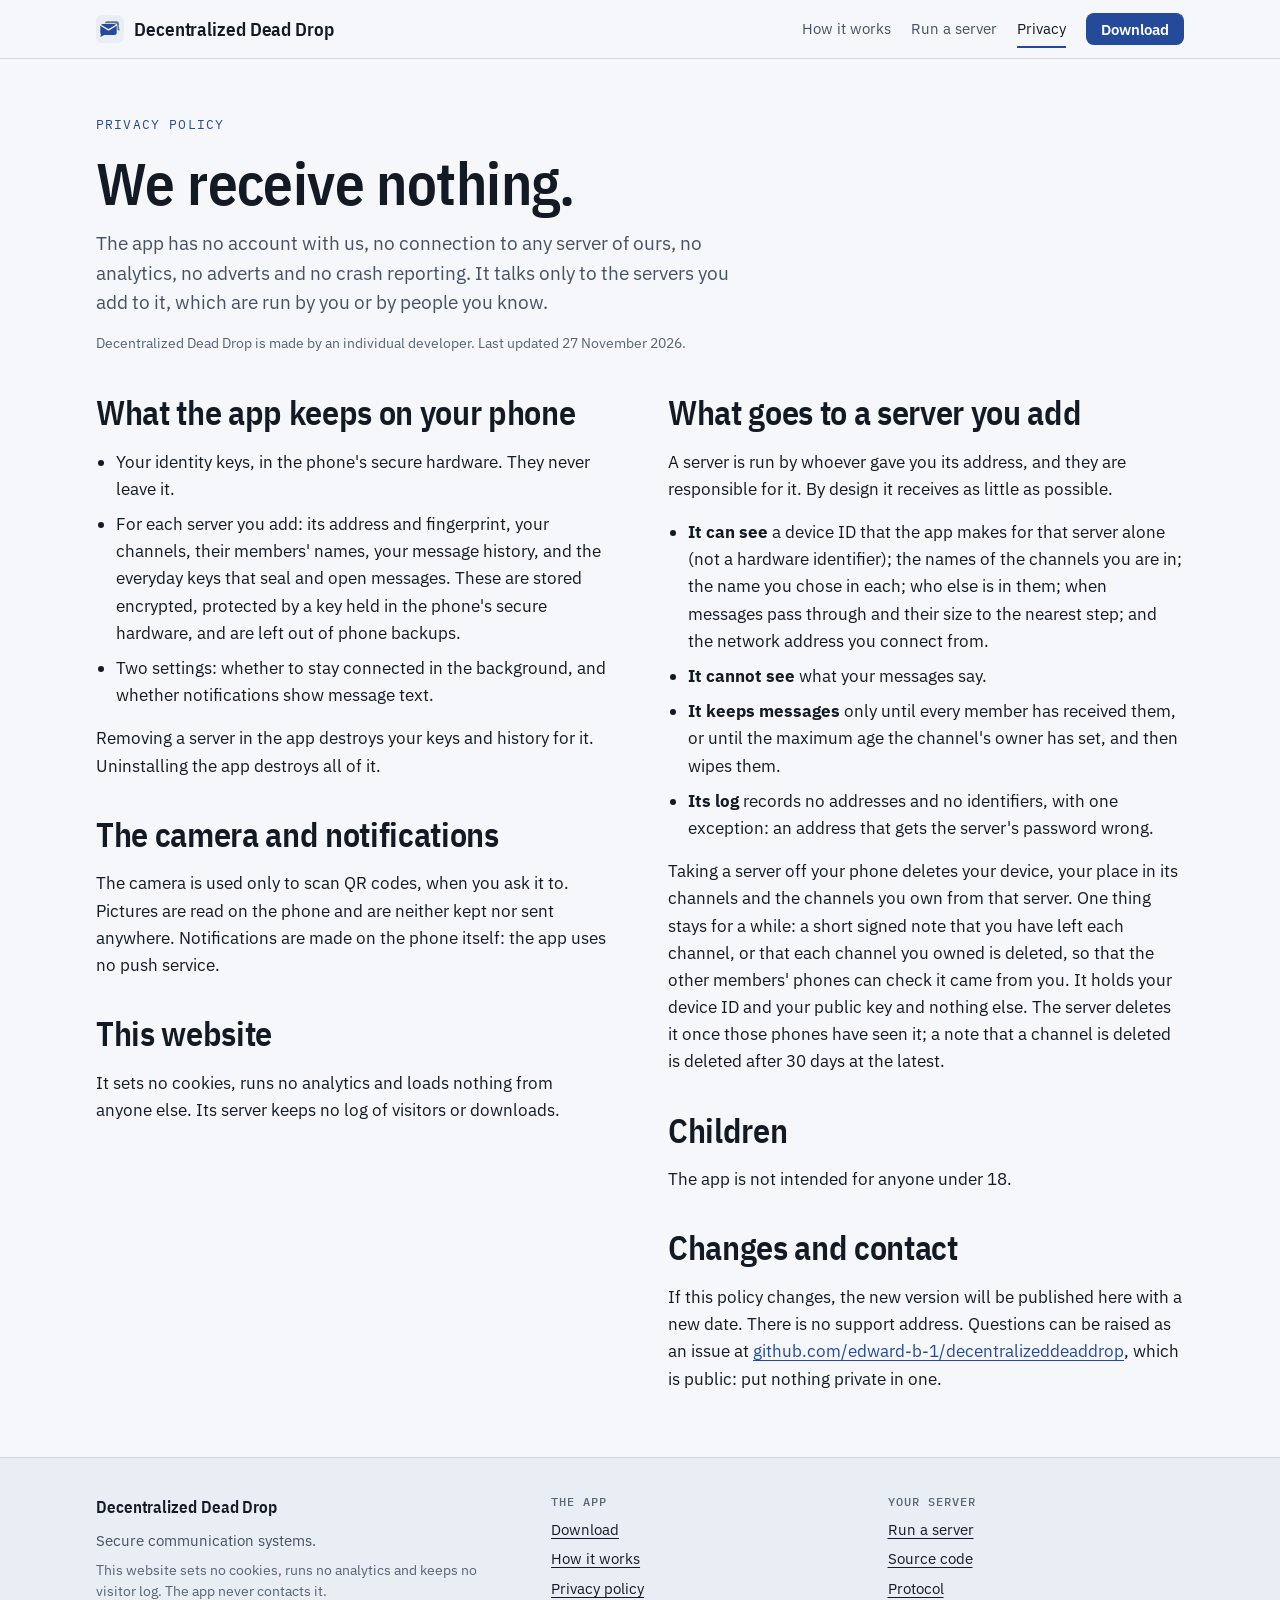
<file: site/privacy.html>
<!doctype html>
<html lang="en">
<head>
<meta charset="utf-8">
<meta name="viewport" content="width=device-width, initial-scale=1, viewport-fit=cover">
<title>Privacy policy · Decentralized Dead Drop</title>
<meta name="description" content="The Decentralized Dead Drop privacy policy: we receive nothing.">
<link rel="icon" href="icon.svg" type="image/svg+xml">
<link rel="stylesheet" href="style.css">
</head>
<body>
<header class="top">
  <div class="wrap">
    <a class="brand" href="index.html">
      <svg viewBox="18 18 72 72" aria-hidden="true"><rect x="18" y="18" width="72" height="72" rx="16" fill="#E9EDF4"/><g transform="translate(54 54) scale(0.96) translate(-54 -54)"><path fill="#68758A" d="M39.81 38.5A6.7 6.7 0 0 1 46.4 33H71.3A6.7 6.7 0 0 1 78 39.7V50.5L80.1 56.6Q80.6 58.3 78.9 57.9L74 56.6V47.2A8.7 8.7 0 0 0 65.3 38.5Z"/><path fill="#264A9A" d="M30.04 42.38A6.7 6.7 0 0 1 34.7 40.5H65.3A6.7 6.7 0 0 1 69.96 42.38L51.3 53.56Q50 54.34 48.7 53.56Z"/><path fill="#264A9A" d="M28.19 45.6A6.7 6.7 0 0 0 28 47.2V63.4A6.7 6.7 0 0 0 29.96 68.14L28.2 73.9Q27.9 75.4 29.4 74.9L38.6 70.1H65.3A6.7 6.7 0 0 0 72 63.4V47.2A6.7 6.7 0 0 0 71.81 45.6L51.3 57.88Q50 58.66 48.7 57.88Z"/></g></svg>
      Decentralized Dead Drop
    </a>
    <nav class="nav" aria-label="Main">
      <a href="how-it-works.html">How it works</a>
      <a href="server.html">Run a server</a>
      <a aria-current="page" href="privacy.html">Privacy</a>
      <a class="btn" href="download.html">Download</a>
    </nav>
  </div>
</header>

<main>
  <section class="pagehead">
    <div class="wrap">
      <p class="eyebrow">Privacy policy</p>
      <h1>We receive nothing.</h1>
      <p class="lede">The app has no account with us, no connection to any server of ours, no analytics, no adverts and no crash reporting. It talks only to the servers you add to it, which are run by you or by people you know.</p>
      <p class="small">Decentralized Dead Drop is made by an individual developer. Last updated 27 November 2026.</p>
    </div>
  </section>

  <section class="band first">
    <div class="wrap two">
      <div class="prose">
        <h2>What the app keeps on your phone</h2>
        <ul>
          <li>Your identity keys, in the phone's secure hardware. They never leave it.</li>
          <li>For each server you add: its address and fingerprint, your channels, their members' names, your message history, and the everyday keys that seal and open messages. These are stored encrypted, protected by a key held in the phone's secure hardware, and are left out of phone backups.</li>
          <li>Two settings: whether to stay connected in the background, and whether notifications show message text.</li>
        </ul>
        <p>Removing a server in the app destroys your keys and history for it. Uninstalling the app destroys all of it.</p>
        <h2 class="mt">The camera and notifications</h2>
        <p>The camera is used only to scan QR codes, when you ask it to. Pictures are read on the phone and are neither kept nor sent anywhere. Notifications are made on the phone itself: the app uses no push service.</p>
        <h2 class="mt">This website</h2>
        <p>It sets no cookies, runs no analytics and loads nothing from anyone else. Its server keeps no log of visitors or downloads.</p>
      </div>
      <div class="prose">
        <h2>What goes to a server you add</h2>
        <p>A server is run by whoever gave you its address, and they are responsible for it. By design it receives as little as possible.</p>
        <ul>
          <li><b>It can see</b> a device ID that the app makes for that server alone (not a hardware identifier); the names of the channels you are in; the name you chose in each; who else is in them; when messages pass through and their size to the nearest step; and the network address you connect from.</li>
          <li><b>It cannot see</b> what your messages say.</li>
          <li><b>It keeps messages</b> only until every member has received them, or until the maximum age the channel's owner has set, and then wipes them.</li>
          <li><b>Its log</b> records no addresses and no identifiers, with one exception: an address that gets the server's password wrong.</li>
        </ul>
        <p>Taking a server off your phone deletes your device, your place in its channels and the channels you own from that server. One thing stays for a while: a short signed note that you have left each channel, or that each channel you owned is deleted, so that the other members' phones can check it came from you. It holds your device ID and your public key and nothing else. The server deletes it once those phones have seen it; a note that a channel is deleted is deleted after 30 days at the latest.</p>
        <h2 class="mt">Children</h2>
        <p>The app is not intended for anyone under 18.</p>
        <h2 class="mt">Changes and contact</h2>
        <p>If this policy changes, the new version will be published here with a new date. There is no support address. Questions can be raised as an issue at <a href="https://github.com/edward-b-1/decentralizeddeaddrop/issues">github.com/edward-b-1/decentralizeddeaddrop</a>, which is public: put nothing private in one.</p>
      </div>
    </div>
  </section>
</main>

<footer>
  <div class="wrap">
    <div class="stack tight">
      <a class="brand minor" href="index.html">Decentralized Dead Drop</a>
      <p>Secure communication systems.</p>
      <p class="small">This website sets no cookies, runs no analytics and keeps no visitor log. The app never contacts it.</p>
    </div>
    <div>
      <h3>The app</h3>
      <ul><li><a href="download.html">Download</a></li><li><a href="how-it-works.html">How it works</a></li><li><a href="privacy.html">Privacy policy</a></li></ul>
    </div>
    <div>
      <h3>Your server</h3>
      <ul><li><a href="server.html">Run a server</a></li><li><a href="https://github.com/edward-b-1/decentralizeddeaddrop">Source code</a></li><li><a href="https://github.com/edward-b-1/decentralizeddeaddrop/blob/main/docs/PROTOCOL.md">Protocol</a></li></ul>
    </div>
  </div>
</footer>
</body>
</html>
</file>
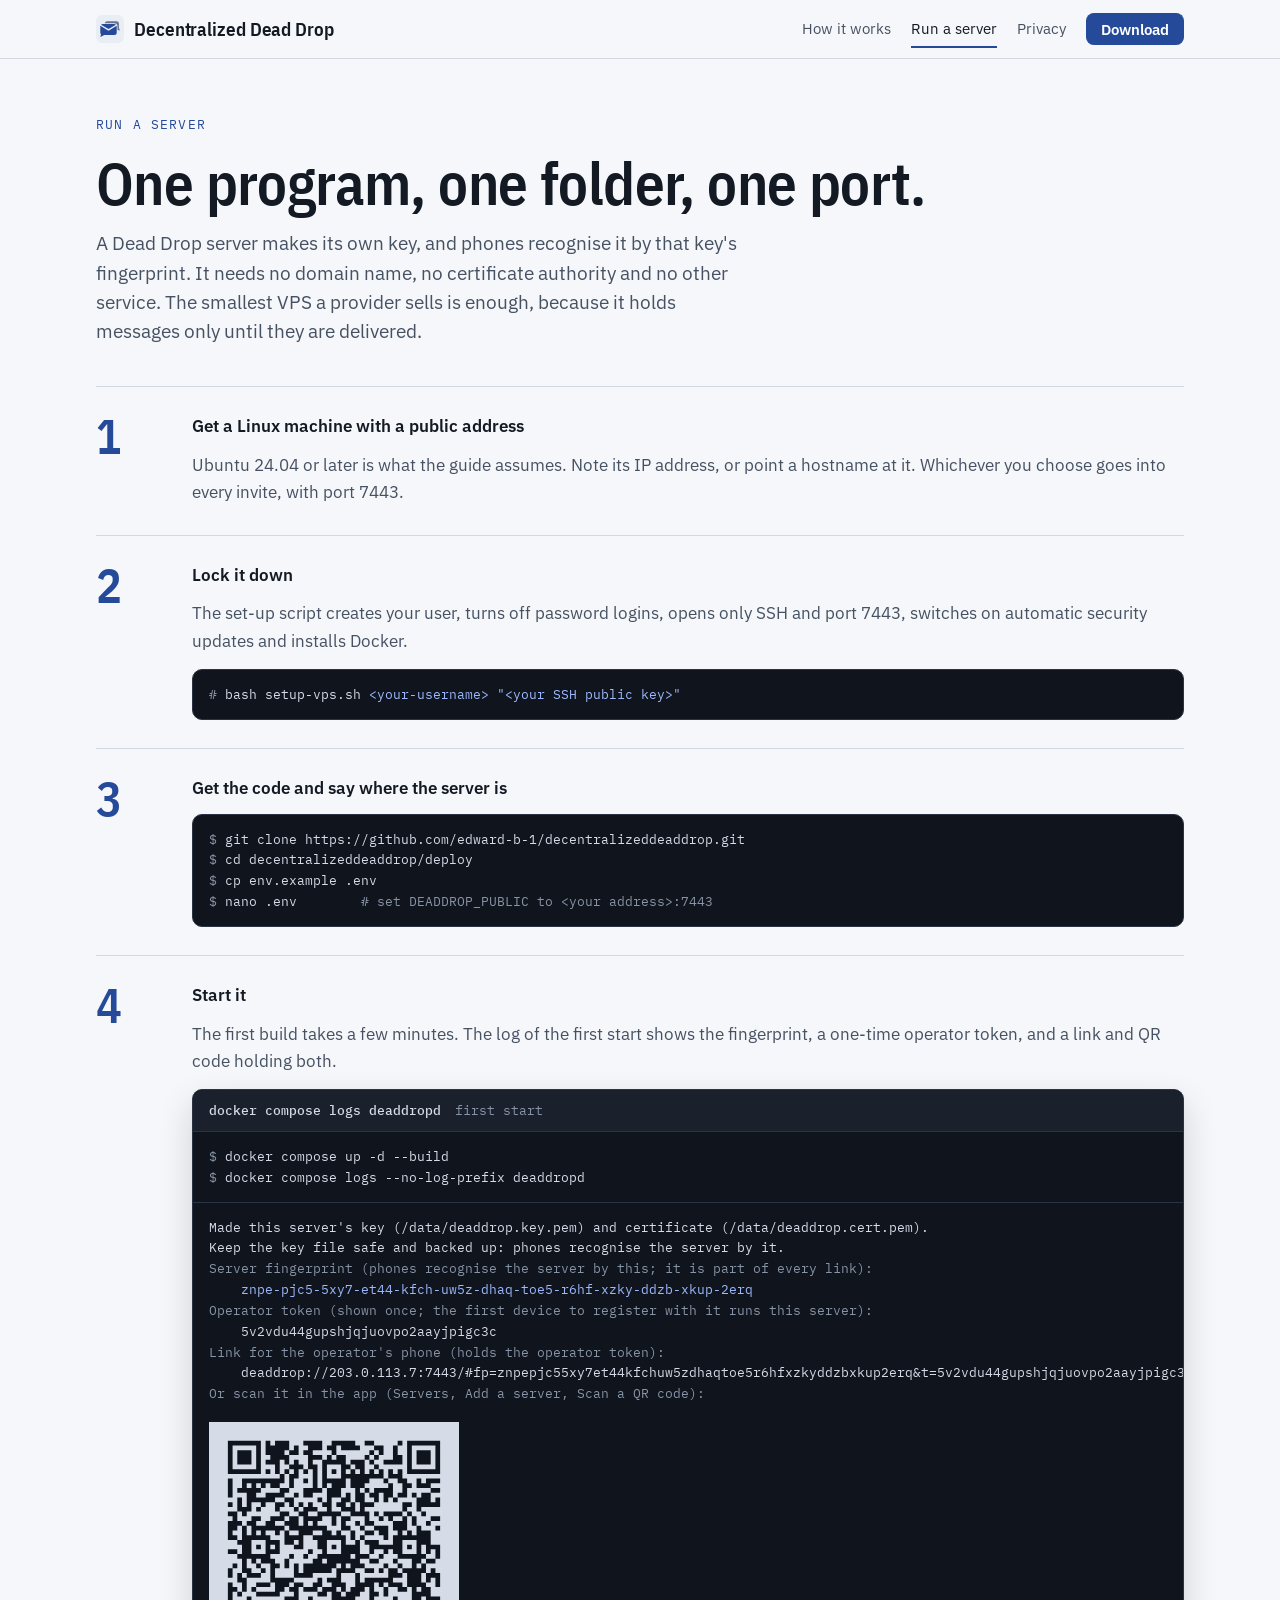
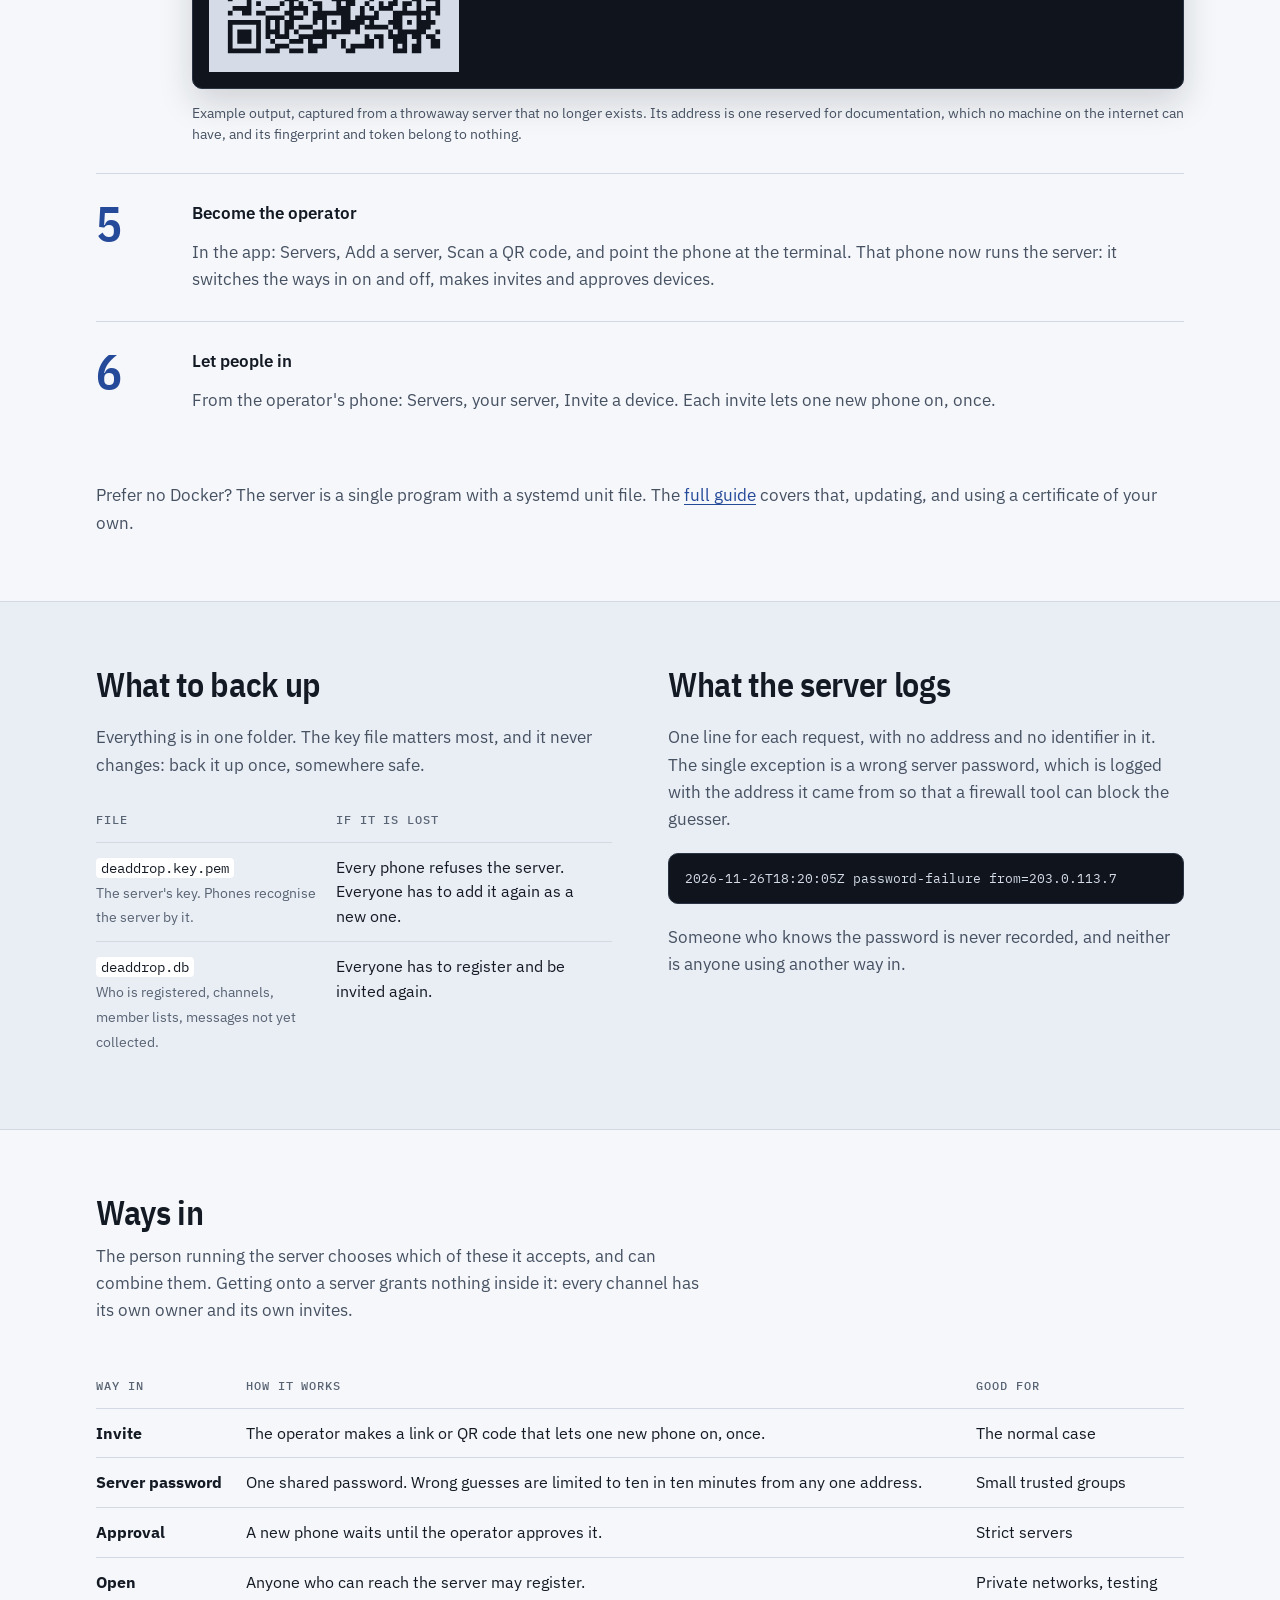
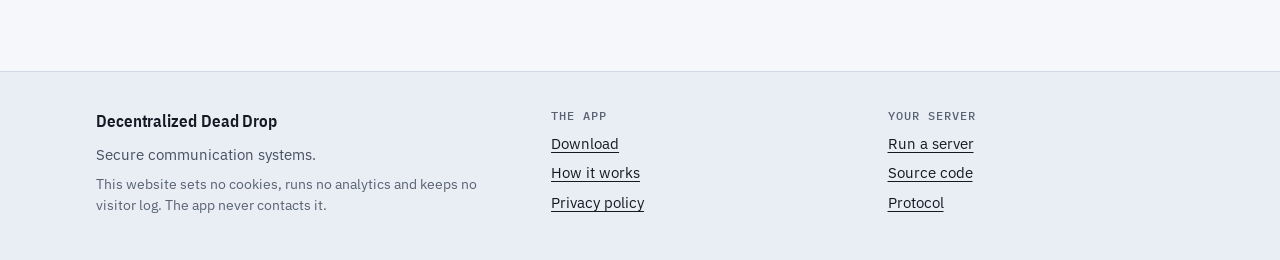
<file: site/server.html>
<!doctype html>
<html lang="en">
<head>
<meta charset="utf-8">
<meta name="viewport" content="width=device-width, initial-scale=1, viewport-fit=cover">
<title>Run a server · Decentralized Dead Drop</title>
<meta name="description" content="Run your own Decentralized Dead Drop server: one program, one folder, one port.">
<link rel="icon" href="icon.svg" type="image/svg+xml">
<link rel="stylesheet" href="style.css">
</head>
<body>
<svg class="defs" width="0" height="0" aria-hidden="true"><symbol id="qr" viewBox="0 0 53 53"><path d="M4 4h7v1h-7zM12 4h1v1h-1zM14 4h3v1h-3zM20 4h4v1h-4zM26 4h5v1h-5zM33 4h2v1h-2zM40 4h1v1h-1zM42 4h7v1h-7zM4 5h1v1h-1zM10 5h1v1h-1zM12 5h5v1h-5zM18 5h1v1h-1zM21 5h3v1h-3zM25 5h2v1h-2zM28 5h4v1h-4zM35 5h2v1h-2zM39 5h1v1h-1zM42 5h1v1h-1zM48 5h1v1h-1zM4 6h1v1h-1zM6 6h3v1h-3zM10 6h1v1h-1zM12 6h4v1h-4zM17 6h2v1h-2zM20 6h2v1h-2zM26 6h1v1h-1zM34 6h1v1h-1zM36 6h1v1h-1zM39 6h1v1h-1zM42 6h1v1h-1zM44 6h3v1h-3zM48 6h1v1h-1zM4 7h1v1h-1zM6 7h3v1h-3zM10 7h1v1h-1zM13 7h4v1h-4zM21 7h3v1h-3zM25 7h1v1h-1zM27 7h2v1h-2zM33 7h1v1h-1zM35 7h1v1h-1zM39 7h2v1h-2zM42 7h1v1h-1zM44 7h3v1h-3zM48 7h1v1h-1zM4 8h1v1h-1zM6 8h3v1h-3zM10 8h1v1h-1zM12 8h3v1h-3zM16 8h1v1h-1zM18 8h1v1h-1zM21 8h1v1h-1zM24 8h5v1h-5zM30 8h3v1h-3zM34 8h1v1h-1zM37 8h4v1h-4zM42 8h1v1h-1zM44 8h3v1h-3zM48 8h1v1h-1zM4 9h1v1h-1zM10 9h1v1h-1zM14 9h1v1h-1zM17 9h3v1h-3zM21 9h2v1h-2zM24 9h1v1h-1zM28 9h2v1h-2zM31 9h2v1h-2zM35 9h1v1h-1zM42 9h1v1h-1zM48 9h1v1h-1zM4 10h7v1h-7zM12 10h1v1h-1zM14 10h1v1h-1zM16 10h1v1h-1zM18 10h1v1h-1zM20 10h1v1h-1zM22 10h1v1h-1zM24 10h1v1h-1zM26 10h1v1h-1zM28 10h1v1h-1zM30 10h1v1h-1zM32 10h1v1h-1zM34 10h1v1h-1zM36 10h1v1h-1zM38 10h1v1h-1zM40 10h1v1h-1zM42 10h7v1h-7zM15 11h1v1h-1zM17 11h2v1h-2zM22 11h1v1h-1zM24 11h1v1h-1zM28 11h9v1h-9zM38 11h3v1h-3zM4 12h1v1h-1zM7 12h9v1h-9zM17 12h1v1h-1zM20 12h1v1h-1zM22 12h1v1h-1zM24 12h5v1h-5zM30 12h4v1h-4zM37 12h1v1h-1zM40 12h2v1h-2zM44 12h1v1h-1zM46 12h3v1h-3zM4 13h1v1h-1zM7 13h1v1h-1zM9 13h1v1h-1zM11 13h1v1h-1zM13 13h2v1h-2zM17 13h1v1h-1zM22 13h1v1h-1zM24 13h1v1h-1zM26 13h3v1h-3zM30 13h3v1h-3zM38 13h1v1h-1zM41 13h2v1h-2zM44 13h3v1h-3zM4 14h1v1h-1zM6 14h5v1h-5zM15 14h2v1h-2zM20 14h4v1h-4zM25 14h3v1h-3zM31 14h1v1h-1zM33 14h1v1h-1zM35 14h4v1h-4zM41 14h1v1h-1zM47 14h2v1h-2zM4 15h1v1h-1zM8 15h2v1h-2zM12 15h4v1h-4zM18 15h1v1h-1zM20 15h2v1h-2zM25 15h3v1h-3zM29 15h1v1h-1zM31 15h2v1h-2zM34 15h2v1h-2zM37 15h2v1h-2zM40 15h2v1h-2zM43 15h1v1h-1zM45 15h2v1h-2zM6 16h1v1h-1zM8 16h6v1h-6zM16 16h2v1h-2zM23 16h1v1h-1zM25 16h1v1h-1zM28 16h2v1h-2zM31 16h2v1h-2zM35 16h1v1h-1zM37 16h1v1h-1zM39 16h1v1h-1zM44 16h3v1h-3zM48 16h1v1h-1zM4 17h1v1h-1zM6 17h1v1h-1zM8 17h1v1h-1zM11 17h1v1h-1zM14 17h2v1h-2zM17 17h1v1h-1zM19 17h1v1h-1zM21 17h1v1h-1zM24 17h2v1h-2zM27 17h2v1h-2zM30 17h1v1h-1zM32 17h3v1h-3zM41 17h2v1h-2zM44 17h5v1h-5zM6 18h3v1h-3zM10 18h1v1h-1zM14 18h1v1h-1zM18 18h1v1h-1zM20 18h3v1h-3zM25 18h1v1h-1zM28 18h3v1h-3zM32 18h1v1h-1zM41 18h1v1h-1zM44 18h1v1h-1zM4 19h2v1h-2zM7 19h1v1h-1zM15 19h2v1h-2zM19 19h2v1h-2zM23 19h5v1h-5zM30 19h4v1h-4zM35 19h1v1h-1zM37 19h4v1h-4zM42 19h1v1h-1zM45 19h1v1h-1zM5 20h1v1h-1zM9 20h2v1h-2zM13 20h3v1h-3zM17 20h2v1h-2zM20 20h4v1h-4zM26 20h1v1h-1zM28 20h2v1h-2zM33 20h1v1h-1zM36 20h1v1h-1zM38 20h1v1h-1zM41 20h1v1h-1zM43 20h1v1h-1zM47 20h2v1h-2zM4 21h3v1h-3zM8 21h2v1h-2zM12 21h2v1h-2zM16 21h3v1h-3zM20 21h1v1h-1zM22 21h1v1h-1zM26 21h1v1h-1zM28 21h1v1h-1zM31 21h1v1h-1zM33 21h2v1h-2zM39 21h3v1h-3zM43 21h1v1h-1zM46 21h1v1h-1zM4 22h2v1h-2zM7 22h1v1h-1zM9 22h7v1h-7zM17 22h8v1h-8zM28 22h2v1h-2zM32 22h1v1h-1zM35 22h3v1h-3zM39 22h3v1h-3zM44 22h1v1h-1zM48 22h1v1h-1zM4 23h1v1h-1zM7 23h1v1h-1zM9 23h1v1h-1zM11 23h1v1h-1zM14 23h1v1h-1zM16 23h1v1h-1zM19 23h3v1h-3zM24 23h2v1h-2zM27 23h1v1h-1zM30 23h1v1h-1zM33 23h2v1h-2zM36 23h2v1h-2zM40 23h1v1h-1zM42 23h1v1h-1zM44 23h3v1h-3zM4 24h2v1h-2zM7 24h6v1h-6zM16 24h4v1h-4zM22 24h7v1h-7zM30 24h1v1h-1zM32 24h1v1h-1zM37 24h1v1h-1zM39 24h8v1h-8zM6 25h3v1h-3zM12 25h3v1h-3zM16 25h2v1h-2zM19 25h1v1h-1zM23 25h2v1h-2zM28 25h1v1h-1zM31 25h1v1h-1zM33 25h3v1h-3zM39 25h2v1h-2zM44 25h3v1h-3zM7 26h2v1h-2zM10 26h1v1h-1zM12 26h1v1h-1zM14 26h1v1h-1zM18 26h2v1h-2zM23 26h2v1h-2zM26 26h1v1h-1zM28 26h4v1h-4zM34 26h7v1h-7zM42 26h1v1h-1zM44 26h1v1h-1zM46 26h3v1h-3zM4 27h2v1h-2zM7 27h2v1h-2zM12 27h3v1h-3zM21 27h1v1h-1zM24 27h1v1h-1zM28 27h4v1h-4zM34 27h1v1h-1zM37 27h1v1h-1zM39 27h2v1h-2zM44 27h1v1h-1zM46 27h1v1h-1zM48 27h1v1h-1zM6 28h7v1h-7zM17 28h1v1h-1zM20 28h1v1h-1zM23 28h7v1h-7zM31 28h3v1h-3zM36 28h1v1h-1zM40 28h6v1h-6zM48 28h1v1h-1zM7 29h1v1h-1zM9 29h1v1h-1zM11 29h3v1h-3zM16 29h1v1h-1zM22 29h2v1h-2zM25 29h7v1h-7zM34 29h2v1h-2zM39 29h1v1h-1zM43 29h2v1h-2zM46 29h2v1h-2zM5 30h1v1h-1zM7 30h1v1h-1zM10 30h1v1h-1zM13 30h2v1h-2zM16 30h1v1h-1zM18 30h1v1h-1zM20 30h7v1h-7zM28 30h1v1h-1zM30 30h3v1h-3zM37 30h1v1h-1zM40 30h1v1h-1zM43 30h1v1h-1zM45 30h1v1h-1zM4 31h1v1h-1zM7 31h2v1h-2zM11 31h1v1h-1zM13 31h1v1h-1zM18 31h1v1h-1zM20 31h6v1h-6zM27 31h4v1h-4zM33 31h2v1h-2zM36 31h1v1h-1zM38 31h2v1h-2zM41 31h5v1h-5zM47 31h1v1h-1zM4 32h1v1h-1zM6 32h1v1h-1zM8 32h3v1h-3zM13 32h1v1h-1zM18 32h4v1h-4zM27 32h1v1h-1zM31 32h1v1h-1zM38 32h3v1h-3zM42 32h3v1h-3zM46 32h3v1h-3zM6 33h2v1h-2zM13 33h5v1h-5zM23 33h1v1h-1zM25 33h3v1h-3zM31 33h1v1h-1zM33 33h6v1h-6zM42 33h3v1h-3zM46 33h1v1h-1zM48 33h1v1h-1zM4 34h1v1h-1zM7 34h1v1h-1zM10 34h3v1h-3zM14 34h3v1h-3zM18 34h2v1h-2zM22 34h2v1h-2zM26 34h3v1h-3zM31 34h4v1h-4zM36 34h1v1h-1zM38 34h3v1h-3zM42 34h4v1h-4zM48 34h1v1h-1zM4 35h2v1h-2zM7 35h1v1h-1zM9 35h1v1h-1zM14 35h2v1h-2zM17 35h2v1h-2zM20 35h3v1h-3zM24 35h3v1h-3zM28 35h1v1h-1zM30 35h3v1h-3zM34 35h1v1h-1zM37 35h1v1h-1zM40 35h2v1h-2zM43 35h1v1h-1zM45 35h2v1h-2zM4 36h1v1h-1zM6 36h1v1h-1zM10 36h5v1h-5zM18 36h1v1h-1zM23 36h2v1h-2zM26 36h2v1h-2zM29 36h3v1h-3zM34 36h2v1h-2zM37 36h1v1h-1zM43 36h4v1h-4zM4 37h1v1h-1zM8 37h1v1h-1zM16 37h3v1h-3zM21 37h1v1h-1zM26 37h5v1h-5zM34 37h1v1h-1zM39 37h1v1h-1zM43 37h2v1h-2zM46 37h3v1h-3zM8 38h1v1h-1zM10 38h1v1h-1zM15 38h1v1h-1zM17 38h1v1h-1zM19 38h1v1h-1zM22 38h2v1h-2zM27 38h1v1h-1zM29 38h2v1h-2zM33 38h1v1h-1zM36 38h1v1h-1zM38 38h2v1h-2zM41 38h2v1h-2zM44 38h1v1h-1zM48 38h1v1h-1zM5 39h4v1h-4zM12 39h3v1h-3zM17 39h4v1h-4zM23 39h1v1h-1zM27 39h3v1h-3zM32 39h1v1h-1zM34 39h1v1h-1zM36 39h3v1h-3zM41 39h1v1h-1zM44 39h1v1h-1zM46 39h3v1h-3zM4 40h1v1h-1zM7 40h2v1h-2zM10 40h2v1h-2zM16 40h2v1h-2zM20 40h1v1h-1zM22 40h8v1h-8zM32 40h1v1h-1zM35 40h1v1h-1zM39 40h8v1h-8zM48 40h1v1h-1zM12 41h4v1h-4zM17 41h3v1h-3zM22 41h3v1h-3zM28 41h2v1h-2zM31 41h5v1h-5zM39 41h2v1h-2zM44 41h1v1h-1zM46 41h1v1h-1zM4 42h7v1h-7zM12 42h1v1h-1zM14 42h1v1h-1zM16 42h2v1h-2zM22 42h1v1h-1zM24 42h1v1h-1zM26 42h1v1h-1zM28 42h5v1h-5zM34 42h1v1h-1zM38 42h3v1h-3zM42 42h1v1h-1zM44 42h4v1h-4zM4 43h1v1h-1zM10 43h1v1h-1zM12 43h1v1h-1zM14 43h1v1h-1zM16 43h2v1h-2zM19 43h3v1h-3zM24 43h1v1h-1zM28 43h4v1h-4zM33 43h5v1h-5zM39 43h2v1h-2zM44 43h3v1h-3zM4 44h1v1h-1zM6 44h3v1h-3zM10 44h1v1h-1zM12 44h3v1h-3zM16 44h1v1h-1zM18 44h1v1h-1zM22 44h8v1h-8zM31 44h1v1h-1zM38 44h1v1h-1zM40 44h6v1h-6zM48 44h1v1h-1zM4 45h1v1h-1zM6 45h3v1h-3zM10 45h1v1h-1zM12 45h1v1h-1zM14 45h3v1h-3zM19 45h6v1h-6zM26 45h1v1h-1zM33 45h1v1h-1zM35 45h2v1h-2zM38 45h4v1h-4zM43 45h2v1h-2zM46 45h2v1h-2zM4 46h1v1h-1zM6 46h3v1h-3zM10 46h1v1h-1zM13 46h1v1h-1zM17 46h3v1h-3zM21 46h1v1h-1zM24 46h1v1h-1zM28 46h1v1h-1zM33 46h2v1h-2zM36 46h1v1h-1zM39 46h3v1h-3zM44 46h1v1h-1zM47 46h2v1h-2zM4 47h1v1h-1zM10 47h1v1h-1zM14 47h3v1h-3zM21 47h4v1h-4zM28 47h1v1h-1zM30 47h5v1h-5zM36 47h1v1h-1zM39 47h1v1h-1zM41 47h1v1h-1zM43 47h2v1h-2zM47 47h2v1h-2zM4 48h7v1h-7zM12 48h3v1h-3zM17 48h3v1h-3zM21 48h2v1h-2zM29 48h2v1h-2zM39 48h3v1h-3zM43 48h2v1h-2zM0 53h53v1h-53z"/></symbol></svg>

<header class="top">
  <div class="wrap">
    <a class="brand" href="index.html">
      <svg viewBox="18 18 72 72" aria-hidden="true"><rect x="18" y="18" width="72" height="72" rx="16" fill="#E9EDF4"/><g transform="translate(54 54) scale(0.96) translate(-54 -54)"><path fill="#68758A" d="M39.81 38.5A6.7 6.7 0 0 1 46.4 33H71.3A6.7 6.7 0 0 1 78 39.7V50.5L80.1 56.6Q80.6 58.3 78.9 57.9L74 56.6V47.2A8.7 8.7 0 0 0 65.3 38.5Z"/><path fill="#264A9A" d="M30.04 42.38A6.7 6.7 0 0 1 34.7 40.5H65.3A6.7 6.7 0 0 1 69.96 42.38L51.3 53.56Q50 54.34 48.7 53.56Z"/><path fill="#264A9A" d="M28.19 45.6A6.7 6.7 0 0 0 28 47.2V63.4A6.7 6.7 0 0 0 29.96 68.14L28.2 73.9Q27.9 75.4 29.4 74.9L38.6 70.1H65.3A6.7 6.7 0 0 0 72 63.4V47.2A6.7 6.7 0 0 0 71.81 45.6L51.3 57.88Q50 58.66 48.7 57.88Z"/></g></svg>
      Decentralized Dead Drop
    </a>
    <nav class="nav" aria-label="Main">
      <a href="how-it-works.html">How it works</a>
      <a aria-current="page" href="server.html">Run a server</a>
      <a href="privacy.html">Privacy</a>
      <a class="btn" href="download.html">Download</a>
    </nav>
  </div>
</header>

<main>
  <section class="pagehead">
    <div class="wrap">
      <p class="eyebrow">Run a server</p>
      <h1>One program, one folder, one port.</h1>
      <p class="lede">A Dead Drop server makes its own key, and phones recognise it by that key's fingerprint. It needs no domain name, no certificate authority and no other service. The smallest VPS a provider sells is enough, because it holds messages only until they are delivered.</p>
    </div>
  </section>

  <section class="band first">
    <div class="wrap stack-lg">
      <ol class="steps wide">
        <li><div class="say"><h3>Get a Linux machine with a public address</h3><p class="soft">Ubuntu 24.04 or later is what the guide assumes. Note its IP address, or point a hostname at it. Whichever you choose goes into every invite, with port 7443.</p></div></li>
        <li><div class="say"><h3>Lock it down</h3><p class="soft">The set-up script creates your user, turns off password logins, opens only SSH and port 7443, switches on automatic security updates and installs Docker.</p>
          <div class="term flat"><pre><span class="dim">#</span> bash setup-vps.sh <span class="hi">&lt;your-username&gt;</span> <span class="hi">"&lt;your SSH public key&gt;"</span></pre></div></div></li>
        <li><div class="say"><h3>Get the code and say where the server is</h3>
          <div class="term flat"><pre><span class="dim">$</span> git clone https://github.com/edward-b-1/decentralizeddeaddrop.git
<span class="dim">$</span> cd decentralizeddeaddrop/deploy
<span class="dim">$</span> cp env.example .env
<span class="dim">$</span> nano .env        <span class="dim"># set DEADDROP_PUBLIC to &lt;your address&gt;:7443</span></pre></div></div></li>
        <li><div class="say"><h3>Start it</h3><p class="soft">The first build takes a few minutes. The log of the first start shows the fingerprint, a one-time operator token, and a link and QR code holding both.</p>
          <div class="term">
            <div class="term-bar"><b>docker compose logs deaddropd</b><span class="dim">first start</span></div>
            <pre><span class="dim">$</span> docker compose up -d --build
<span class="dim">$</span> docker compose logs --no-log-prefix deaddropd</pre>
            <pre>Made this server's key (/data/deaddrop.key.pem) and certificate (/data/deaddrop.cert.pem).
Keep the key file safe and backed up: phones recognise the server by it.
<span class="dim">Server fingerprint (phones recognise the server by this; it is part of every link):</span>
    <span class="hi">znpe-pjc5-5xy7-et44-kfch-uw5z-dhaq-toe5-r6hf-xzky-ddzb-xkup-2erq</span>
<span class="dim">Operator token (shown once; the first device to register with it runs this server):</span>
    5v2vdu44gupshjqjuovpo2aayjpigc3c
<span class="dim">Link for the operator's phone (holds the operator token):</span>
    deaddrop://203.0.113.7:7443/#fp=znpepjc55xy7et44kfchuw5zdhaqtoe5r6hfxzkyddzbxkup2erq&amp;t=5v2vdu44gupshjqjuovpo2aayjpigc3c
<span class="dim">Or scan it in the app (Servers, Add a server, Scan a QR code):</span></pre>
            <div class="qr-box"><svg class="qr" viewBox="0 0 53 53" role="img" aria-label="QR code of the link above"><rect width="53" height="53" class="qr-light"/><use href="#qr" class="qr-dark"/></svg></div>
          </div>
          <p class="small">Example output, captured from a throwaway server that no longer exists. Its address is one reserved for documentation, which no machine on the internet can have, and its fingerprint and token belong to nothing.</p></div></li>
        <li><div class="say"><h3>Become the operator</h3><p class="soft">In the app: Servers, Add a server, Scan a QR code, and point the phone at the terminal. That phone now runs the server: it switches the ways in on and off, makes invites and approves devices.</p></div></li>
        <li><div class="say"><h3>Let people in</h3><p class="soft">From the operator's phone: Servers, your server, Invite a device. Each invite lets one new phone on, once.</p></div></li>
      </ol>
      <p class="soft">Prefer no Docker? The server is a single program with a systemd unit file. The <a href="https://github.com/edward-b-1/decentralizeddeaddrop/blob/main/docs/DEPLOYMENT.md">full guide</a> covers that, updating, and using a certificate of your own.</p>
    </div>
  </section>

  <section class="band tint">
    <div class="wrap two">
      <div class="stack">
        <h2>What to back up</h2>
        <p class="soft">Everything is in one folder. The key file matters most, and it never changes: back it up once, somewhere safe.</p>
        <div class="scroll"><table>
          <thead><tr><th>File</th><th>If it is lost</th></tr></thead>
          <tbody>
            <tr><td><code>deaddrop.key.pem</code><br><span class="small">The server's key. Phones recognise the server by it.</span></td><td>Every phone refuses the server. Everyone has to add it again as a new one.</td></tr>
            <tr><td><code>deaddrop.db</code><br><span class="small">Who is registered, channels, member lists, messages not yet collected.</span></td><td>Everyone has to register and be invited again.</td></tr>
          </tbody>
        </table></div>
      </div>
      <div class="stack">
        <h2>What the server logs</h2>
        <p class="soft">One line for each request, with no address and no identifier in it. The single exception is a wrong server password, which is logged with the address it came from so that a firewall tool can block the guesser.</p>
        <div class="term flat"><pre>2026-11-26T18:20:05Z password-failure from=203.0.113.7</pre></div>
        <p class="soft">Someone who knows the password is never recorded, and neither is anyone using another way in.</p>
      </div>
    </div>
  </section>

  <section class="band">
    <div class="wrap stack-lg">
      <div class="head"><h2>Ways in</h2><p class="soft">The person running the server chooses which of these it accepts, and can combine them. Getting onto a server grants nothing inside it: every channel has its own owner and its own invites.</p></div>
      <div class="scroll"><table>
        <thead><tr><th>Way in</th><th>How it works</th><th>Good for</th></tr></thead>
        <tbody>
          <tr><td><b>Invite</b></td><td>The operator makes a link or QR code that lets one new phone on, once.</td><td>The normal case</td></tr>
          <tr><td><b>Server password</b></td><td>One shared password. Wrong guesses are limited to ten in ten minutes from any one address.</td><td>Small trusted groups</td></tr>
          <tr><td><b>Approval</b></td><td>A new phone waits until the operator approves it.</td><td>Strict servers</td></tr>
          <tr><td><b>Open</b></td><td>Anyone who can reach the server may register.</td><td>Private networks, testing</td></tr>
        </tbody>
      </table></div>
    </div>
  </section>
</main>

<footer>
  <div class="wrap">
    <div class="stack tight">
      <a class="brand minor" href="index.html">Decentralized Dead Drop</a>
      <p>Secure communication systems.</p>
      <p class="small">This website sets no cookies, runs no analytics and keeps no visitor log. The app never contacts it.</p>
    </div>
    <div>
      <h3>The app</h3>
      <ul><li><a href="download.html">Download</a></li><li><a href="how-it-works.html">How it works</a></li><li><a href="privacy.html">Privacy policy</a></li></ul>
    </div>
    <div>
      <h3>Your server</h3>
      <ul><li><a href="server.html">Run a server</a></li><li><a href="https://github.com/edward-b-1/decentralizeddeaddrop">Source code</a></li><li><a href="https://github.com/edward-b-1/decentralizeddeaddrop/blob/main/docs/PROTOCOL.md">Protocol</a></li></ul>
    </div>
  </div>
</footer>
</body>
</html>
</file>
<file: site/style.css>
/* decentralizeddeaddrop.com. Plain pages: no script, no cookies, nothing loaded from anyone else. */

/* One file holds every weight of IBM Plex Sans. */
@font-face { font-family: "IBM Plex Sans"; font-weight: 100 700; font-style: normal; font-display: swap; src: url("fonts/ibm-plex-sans.woff2") format("woff2"); }
@font-face { font-family: "IBM Plex Sans Condensed"; font-weight: 500; font-style: normal; font-display: swap; src: url("fonts/ibm-plex-sans-condensed-500.woff2") format("woff2"); }
@font-face { font-family: "IBM Plex Sans Condensed"; font-weight: 600; font-style: normal; font-display: swap; src: url("fonts/ibm-plex-sans-condensed-600.woff2") format("woff2"); }
@font-face { font-family: "IBM Plex Mono"; font-weight: 400; font-style: normal; font-display: swap; src: url("fonts/ibm-plex-mono-400.woff2") format("woff2"); }
@font-face { font-family: "IBM Plex Mono"; font-weight: 500; font-style: normal; font-display: swap; src: url("fonts/ibm-plex-mono-500.woff2") format("woff2"); }

:root { color-scheme: light; }
html { -webkit-text-size-adjust: 100%; }
body { margin: 0; }
img, svg { max-width: 100%; }
/* Layout: left-aligned pages on the app's cool grey ground. Dark mono panels always mean
   "the server" (its queue, its terminal); everything else stays quiet around them. */
:root {
  --bg: #F5F7FA; --surface: #FFFFFF; --surface-2: #E9EDF4; --line: #D3D9E3;
  --ink: #141A24; --ink-soft: #465162; --muted: #586373;
  --accent: #264A9A; --accent-soft: #DBE4F8; --on-accent: #FFFFFF;
  --ok: #1B7245; --wait: #8F5B00; --danger: #B3261E;
  --term: #10151D; --term-2: #1A212C; --term-line: #2A3442; --term-fg: #D5DCE8; --term-dim: #8793A6;
  --term-accent: #9DB8FF; --term-ok: #6FD3A0; --term-wait: #F0B95B;
  --shadow: rgba(20, 26, 36, .16);
  --display: "IBM Plex Sans Condensed", "IBM Plex Sans", "Arial Narrow", system-ui, sans-serif;
  --text: "IBM Plex Sans", system-ui, "Segoe UI", sans-serif;
  --mono: "IBM Plex Mono", ui-monospace, Consolas, "Courier New", monospace;
}
@media (prefers-color-scheme: dark) {
  :root {
    --bg: #11151C; --surface: #1A202A; --surface-2: #222A36; --line: #2F3846;
    --ink: #E6EAF1; --ink-soft: #AAB4C3; --muted: #98A3B4;
    --accent: #9DB8FF; --accent-soft: #24345C; --on-accent: #0E1A3A;
    --ok: #6FD3A0; --wait: #F0B95B; --danger: #FF8A80;
    --term: #090C11; --term-2: #131922; --term-line: #2F3846; --term-fg: #D5DCE8; --term-dim: #8793A6;
    --term-accent: #9DB8FF; --term-ok: #6FD3A0; --term-wait: #F0B95B;
    --shadow: rgba(0, 0, 0, .5);
    color-scheme: dark;
  }
}

* { box-sizing: border-box; }
body { background: var(--bg); color: var(--ink); font-family: var(--text); font-size: 17px; line-height: 1.6; }
body::before { content: ""; position: fixed; inset: 0 0 auto; height: env(safe-area-inset-top, 0px); z-index: 10; background: var(--bg); }
.wrap { max-width: 1120px; margin: 0 auto; padding-left: max(16px, env(safe-area-inset-left, 0px)); padding-right: max(16px, env(safe-area-inset-right, 0px)); }
a { color: var(--accent); text-underline-offset: 3px; }
a:focus-visible, button:focus-visible { outline: 3px solid var(--accent); outline-offset: 3px; border-radius: 4px; }
h1, h2, h3, p, ul, ol, dl, dd, figure, pre { margin: 0; }
h1, h2 { font-family: var(--display); font-weight: 600; letter-spacing: -.01em; text-wrap: balance; }
h1 { font-size: clamp(2.3rem, 5.4vw, 3.7rem); line-height: 1.04; }
h2 { font-size: clamp(1.6rem, 3vw, 2.1rem); line-height: 1.15; }
h3 { font-size: 1.06rem; font-weight: 600; line-height: 1.35; }
.eyebrow { font-family: var(--mono); font-size: .8rem; letter-spacing: .09em; text-transform: uppercase; color: var(--accent); }
.lede { font-size: 1.18rem; line-height: 1.55; color: var(--ink-soft); max-width: 60ch; }
.soft { color: var(--ink-soft); }
.small { font-size: .875rem; line-height: 1.5; color: var(--muted); }
.mono { font-family: var(--mono); font-size: .88em; }


/* ---------- header ---------- */
.top { position: sticky; top: env(safe-area-inset-top, 0px); z-index: 9; background: var(--bg); border-bottom: 1px solid var(--line); }
.top .wrap { display: flex; flex-wrap: wrap; align-items: center; justify-content: space-between; gap: 6px 24px; padding-block: 10px; }
.brand { display: flex; align-items: center; gap: 10px; color: var(--ink); text-decoration: none; font-family: var(--display); font-weight: 600; font-size: 1.2rem; letter-spacing: -.005em; }
.brand svg { width: 28px; height: 28px; flex: none; color: var(--accent); }
.nav { display: flex; flex-wrap: wrap; align-items: center; gap: 4px 20px; font-size: .95rem; }
.nav a { color: var(--ink-soft); text-decoration: none; padding: 6px 0; border-bottom: 2px solid transparent; }
.nav a:hover { color: var(--ink); }
.nav a[aria-current="page"] { color: var(--ink); border-bottom-color: var(--accent); }
.nav a.btn { color: var(--on-accent); border-bottom: none; padding: 7px 14px; font-size: .92rem; }

.btn { display: inline-flex; align-items: center; gap: 8px; font: 600 1rem/1.2 var(--text); padding: 13px 20px; border-radius: 8px; border: 1.5px solid var(--accent); background: var(--accent); color: var(--on-accent); text-decoration: none; cursor: pointer; }
.btn:hover { filter: brightness(1.08); }
.btn.ghost { background: transparent; color: var(--accent); }
.btn svg { width: 18px; height: 18px; fill: none; stroke: currentColor; stroke-width: 2.2; stroke-linecap: round; stroke-linejoin: round; }
.actions { display: flex; flex-wrap: wrap; gap: 12px; }

/* ---------- page furniture ---------- */
.band { padding-block: 64px; }
.band + .band { border-top: 1px solid var(--line); }
.band.tint { background: var(--surface-2); }
.stack { display: flex; flex-direction: column; gap: 20px; }
.stack-lg { display: flex; flex-direction: column; gap: 40px; }
.head { display: flex; flex-direction: column; gap: 10px; max-width: 62ch; }
.prose { display: flex; flex-direction: column; gap: 16px; max-width: 66ch; }
.prose ul, .prose ol { padding-left: 1.2em; display: flex; flex-direction: column; gap: 8px; }
.pagehead { padding-block: 56px 40px; }
.pagehead .wrap { display: flex; flex-direction: column; gap: 16px; }

/* ---------- "the server" panels ---------- */
.term { background: var(--term); color: var(--term-fg); border: 1px solid var(--term-line); border-radius: 10px; font-family: var(--mono); font-size: .84rem; line-height: 1.55; box-shadow: 0 14px 34px var(--shadow); min-width: 0; overflow: hidden; }
.term-bar { display: flex; flex-wrap: wrap; gap: 4px 14px; align-items: baseline; padding: 10px 16px; background: var(--term-2); border-bottom: 1px solid var(--term-line); }
.term-bar b { font-weight: 500; }
.term .dim { color: var(--term-dim); }
.term .hi { color: var(--term-accent); }
.term .run { margin-left: auto; color: var(--term-ok); }
.term .run::before { content: ""; display: inline-block; width: 8px; height: 8px; border-radius: 50%; background: var(--term-ok); margin-right: 7px; }
.term pre { font: inherit; padding: 14px 16px; overflow-x: auto; white-space: pre; }
.term pre + pre { border-top: 1px solid var(--term-line); }
.term.flat { box-shadow: none; }
.qr-box { padding: 4px 16px 16px; }
.qr { display: block; width: min(250px, 100%); height: auto; }
.qr-light { fill: var(--term-fg); } .qr-dark { fill: var(--term); }

/* the queue */
.q-head { display: flex; justify-content: space-between; gap: 12px; padding: 12px 16px 6px; font-size: .72rem; letter-spacing: .09em; text-transform: uppercase; color: var(--term-dim); }
.q { list-style: none; padding: 0 8px; display: flex; flex-direction: column; }
.q-row { display: grid; grid-template-columns: minmax(0, 1fr) auto; align-items: center; gap: 14px; padding: 10px 8px; border-top: 1px solid var(--term-line); }
.q-left { position: relative; min-width: 0; }
.q-live { display: flex; gap: 12px; min-width: 0; white-space: nowrap; }
.q-live b { font-weight: 500; flex: none; }
.q-cipher { color: var(--term-dim); overflow: hidden; text-overflow: ellipsis; min-width: 0; }
.q-end { position: absolute; inset: 0; opacity: 0; color: var(--term-ok); white-space: nowrap; overflow: hidden; text-overflow: ellipsis; }
.q-row.aged .q-end { color: var(--term-wait); }
.q-marks { display: flex; gap: 7px; }
.q-marks i { width: 11px; height: 11px; border-radius: 50%; background: var(--term-accent); border: 1.5px solid var(--term-accent); }
.q-marks i.got { background: transparent; border-color: var(--term-dim); }
.q-row.wiped .q-live { opacity: 0; } .q-row.wiped .q-end { opacity: 1; }
.q-foot { padding: 12px 16px 14px; border-top: 1px solid var(--term-line); color: var(--term-dim); font-size: .78rem; display: flex; flex-wrap: wrap; gap: 4px 18px; }
.q-foot i { display: inline-block; width: 9px; height: 9px; border-radius: 50%; margin-right: 6px; border: 1.5px solid var(--term-accent); background: var(--term-accent); }
.q-foot i.got { background: transparent; border-color: var(--term-dim); }
@media (prefers-reduced-motion: no-preference) {
  .q-row { animation: q-life 14s linear infinite; }
  .q-row .q-live { animation: q-live 14s linear infinite; }
  .q-row .q-end { animation: q-end 14s linear infinite; }
  .q-row .q-marks i:nth-child(1) { animation: q-m1 14s linear infinite; }
  .q-row .q-marks i:nth-child(2) { animation: q-m2 14s linear infinite; }
  .q-row .q-marks i:nth-child(3) { animation: q-m3 14s linear infinite; }
  .q-row.aged .q-marks i:nth-child(2), .q-row.aged .q-marks i:nth-child(3) { animation: none; }
  .q-row:nth-child(2), .q-row:nth-child(2) * { animation-delay: -3.5s; }
  .q-row:nth-child(3), .q-row:nth-child(3) * { animation-delay: -7s; }
  .q-row:nth-child(4), .q-row:nth-child(4) * { animation-delay: -10.5s; }
}
@keyframes q-life { 0% { opacity: 0; } 4%, 93% { opacity: 1; } 100% { opacity: 0; } }
@keyframes q-live { 0%, 70% { opacity: 1; } 74%, 100% { opacity: 0; } }
@keyframes q-end { 0%, 72% { opacity: 0; } 76%, 100% { opacity: 1; } }
@keyframes q-m1 { 0%, 19.9% { background: var(--term-accent); border-color: var(--term-accent); } 20%, 100% { background: transparent; border-color: var(--term-dim); } }
@keyframes q-m2 { 0%, 41.9% { background: var(--term-accent); border-color: var(--term-accent); } 42%, 100% { background: transparent; border-color: var(--term-dim); } }
@keyframes q-m3 { 0%, 65.9% { background: var(--term-accent); border-color: var(--term-accent); } 66%, 100% { background: transparent; border-color: var(--term-dim); } }

/* ---------- home ---------- */
.hero { padding-block: 64px 56px; }
.hero .wrap { display: grid; grid-template-columns: minmax(0, 1.05fr) minmax(0, .95fr); gap: 48px; align-items: center; }
.hero-text { display: flex; flex-direction: column; gap: 22px; min-width: 0; }
.hero figure { display: flex; flex-direction: column; gap: 12px; min-width: 0; }
.status { border-left: 4px solid var(--wait); background: var(--surface); padding: 14px 18px; border-radius: 0 8px 8px 0; font-size: .95rem; }
.status b { color: var(--wait); }

.steps { list-style: none; padding: 0; display: flex; flex-direction: column; counter-reset: step; }
.steps > li { counter-increment: step; display: grid; grid-template-columns: 64px minmax(0, 1fr) minmax(0, 1fr); gap: 8px 32px; padding-block: 28px; border-top: 1px solid var(--line); align-items: start; }
.steps > li::before { content: counter(step); font-family: var(--display); font-weight: 600; font-size: 3rem; line-height: .9; color: var(--accent); }
.steps .say { display: flex; flex-direction: column; gap: 8px; min-width: 0; }
.steps .say p { color: var(--ink-soft); }
.steps .show { min-width: 0; }
.steps.wide > li { grid-template-columns: 64px minmax(0, 1fr); }
.steps.wide .say { gap: 14px; }

.card { background: var(--surface); border: 1px solid var(--line); border-radius: 10px; padding: 16px 18px; display: flex; flex-direction: column; gap: 10px; min-width: 0; }
.card .label { font-family: var(--mono); font-size: .72rem; letter-spacing: .09em; text-transform: uppercase; color: var(--muted); }
.fp { display: grid; grid-template-columns: repeat(auto-fill, minmax(4.2ch, 1fr)); gap: 6px 14px; font-family: var(--mono); font-size: 1rem; font-variant-numeric: tabular-nums; }
.roster { list-style: none; padding: 0; display: flex; flex-direction: column; }
.roster li { display: flex; justify-content: space-between; gap: 12px; padding: 7px 0; border-top: 1px solid var(--line); font-size: .95rem; }
.roster li span { color: var(--muted); font-family: var(--mono); font-size: .8rem; }
.digits { display: grid; grid-template-columns: repeat(3, auto); justify-content: start; gap: 6px 22px; font-family: var(--mono); font-size: 1.25rem; font-variant-numeric: tabular-nums; letter-spacing: .04em; }

.two { display: grid; grid-template-columns: repeat(2, minmax(0, 1fr)); gap: 40px 56px; }
.list { list-style: none; padding: 0; display: flex; flex-direction: column; }
.list li { padding: 14px 0; border-top: 1px solid var(--line); display: flex; flex-direction: column; gap: 2px; }
.list li b { font-weight: 600; }
.list li span { color: var(--ink-soft); font-size: .97rem; }
.list.out li b::before { content: "No "; color: var(--danger); }

.scroll { overflow-x: auto; }
table { border-collapse: collapse; width: 100%; font-size: .97rem; }
th, td { text-align: left; vertical-align: top; padding: 12px 16px 12px 0; border-top: 1px solid var(--line); }
th { font-family: var(--mono); font-size: .74rem; font-weight: 500; letter-spacing: .08em; text-transform: uppercase; color: var(--muted); border-top: none; }
td.can { color: var(--ink); } td.cannot { color: var(--ink); }
th.can { color: var(--wait); } th.cannot { color: var(--ok); }
td code, p code, li code { font-family: var(--mono); font-size: .88em; background: var(--surface-2); padding: 1px 5px; border-radius: 4px; overflow-wrap: anywhere; }
.band.tint td code, .band.tint p code { background: var(--surface); }

.cta .wrap { display: flex; flex-wrap: wrap; align-items: center; justify-content: space-between; gap: 24px; }

/* ---------- download ---------- */
.dl { display: grid; grid-template-columns: minmax(0, 1.1fr) minmax(0, .9fr); gap: 40px 56px; align-items: start; }
.dl-card { background: var(--surface); border: 1px solid var(--line); border-radius: 12px; padding: 24px; display: flex; flex-direction: column; gap: 18px; min-width: 0; }
.facts { display: grid; grid-template-columns: auto minmax(0, 1fr); gap: 8px 20px; font-size: .95rem; }
.facts dt { color: var(--muted); }
.facts dd { min-width: 0; overflow-wrap: anywhere; }
.hash { font-family: var(--mono); font-size: .8rem; line-height: 1.6; overflow-wrap: anywhere; }

/* ---------- footer ---------- */
footer { border-top: 1px solid var(--line); background: var(--surface-2); font-size: .92rem; color: var(--ink-soft); }
footer .wrap { padding-block: 36px 44px; display: grid; grid-template-columns: minmax(0, 1.4fr) minmax(0, 1fr) minmax(0, 1fr); gap: 28px 40px; }
footer h3 { font-family: var(--mono); font-size: .74rem; font-weight: 500; letter-spacing: .09em; text-transform: uppercase; color: var(--muted); margin-bottom: 8px; }
footer ul { list-style: none; padding: 0; display: flex; flex-direction: column; gap: 6px; }
footer a { color: var(--ink); }

@media (max-width: 860px) {
  .hero .wrap, .two, .dl { grid-template-columns: minmax(0, 1fr); }
  .steps > li { grid-template-columns: 44px minmax(0, 1fr); }
  .steps > li::before { font-size: 2.3rem; }
  .steps .show { grid-column: 2; }
  .steps.wide > li { grid-template-columns: 44px minmax(0, 1fr); }
  footer .wrap { grid-template-columns: minmax(0, 1fr); }
  .band { padding-block: 48px; }
  .hero { padding-block: 40px; }
}
@media (max-width: 480px) {
  body { font-size: 16px; }
  .steps > li, .steps.wide > li { grid-template-columns: minmax(0, 1fr); }
  .steps .show { grid-column: 1; }
  .q-cipher { display: none; }
}

/* ---------- the landing page ---------- */
/* The hero keeps one look in both themes: night blue, with the app shown as it looks by day. */
:root {
  --night: #0A1122; --night-2: #121C36; --night-line: #2A3757; --night-glow: rgba(78, 118, 224, .38);
  --h-fg: #F1F4FB; --h-soft: #B7C2D8; --h-dim: #8492AD; --h-accent: #9DB8FF; --h-on-accent: #0E1A3A;
  --p-screen: #F5F7FA; --p-surface: #FFFFFF; --p-bar: #E9EDF4; --p-line: #D3D9E3; --p-ink: #141A24; --p-muted: #586373; --p-mine: #DBE4F8; --p-accent: #264A9A;
}
.hero-b { background: radial-gradient(1000px 560px at 88% -12%, var(--night-glow), transparent 62%), linear-gradient(180deg, var(--night), var(--night-2)); color: var(--h-fg); padding-block: 72px 80px; }
.hero-b .wrap { display: flex; flex-direction: column; gap: 64px; }
.hb-top { display: grid; grid-template-columns: minmax(0, 1.2fr) minmax(0, .8fr); gap: 40px 64px; align-items: end; }
.hb-text { display: flex; flex-direction: column; gap: 24px; min-width: 0; }
.hero-b h1 { font-size: clamp(3.1rem, 8.6vw, 6.4rem); line-height: .94; letter-spacing: -.02em; }
.hero-b .eyebrow { color: var(--h-accent); }
.hero-b .lede { color: var(--h-soft); font-size: 1.22rem; }
.hero-b .small { color: var(--h-dim); }
.hero-b .btn { background: var(--h-accent); border-color: var(--h-accent); color: var(--h-on-accent); }
.hero-b .btn.ghost { background: transparent; color: var(--h-accent); }
.hero-b a:focus-visible { outline-color: var(--h-fg); }
.core { list-style: none; padding: 0; margin: 0; display: flex; flex-direction: column; min-width: 0; }
.core li { display: flex; align-items: baseline; gap: 14px; padding: 13px 0; border-top: 1px solid var(--night-line); font-size: 1.14rem; font-weight: 500; line-height: 1.35; }
.core li:last-child { border-bottom: 1px solid var(--night-line); }
.core li::before { content: ""; flex: none; width: 9px; height: 9px; background: var(--h-accent); transform: translateY(-1px); }

.relay { display: grid; grid-template-columns: minmax(0, 250px) minmax(20px, 1fr) minmax(0, 420px) minmax(20px, 1fr) minmax(0, 250px); align-items: center; }
.node { display: flex; flex-direction: column; gap: 12px; min-width: 0; }
.node-label { font-family: var(--mono); font-size: .74rem; letter-spacing: .09em; text-transform: uppercase; color: var(--h-fg); }
.node-label span { color: var(--h-dim); }
.node-label span::before { content: "· "; }
.link { position: relative; height: 2px; margin-top: 30px; background: repeating-linear-gradient(90deg, var(--night-line) 0 7px, transparent 7px 14px); }
.link i { position: absolute; top: -6px; left: 0; width: 14px; height: 14px; margin-left: -7px; border-radius: 3px; background: var(--h-accent); opacity: 0; }
.relay .term { box-shadow: 0 18px 44px rgba(0, 0, 0, .45); }
.relay .q { min-height: 44px; }
.relay .q-row { border-top: none; }

.phone { background: var(--p-screen); color: var(--p-ink); border: 6px solid #000; border-radius: 26px; overflow: hidden; font-family: var(--text); font-size: .9rem; line-height: 1.35; box-shadow: 0 18px 44px rgba(0, 0, 0, .45); display: flex; flex-direction: column; }
.p-bar { display: flex; align-items: center; gap: 10px; padding: 12px 12px 10px; background: var(--p-bar); }
.p-bar svg { width: 20px; height: 20px; flex: none; fill: none; stroke: var(--p-ink); stroke-width: 2; stroke-linecap: round; stroke-linejoin: round; }
.p-bar b { display: block; font-weight: 500; font-size: 1rem; }
.p-bar small { display: block; font-size: .74rem; color: var(--p-muted); }
.p-msgs { display: flex; flex-direction: column; gap: 8px; padding: 14px 12px; min-height: 210px; justify-content: flex-end; }
.b { max-width: 86%; padding: 8px 11px; border-radius: 14px; background: var(--p-surface); border: 1px solid var(--p-line); align-self: flex-start; }
.b small { display: block; font-size: .72rem; font-weight: 500; color: var(--p-accent); }
.b.mine { align-self: flex-end; background: var(--p-mine); border-color: var(--p-mine); }
.p-send { display: flex; align-items: center; gap: 8px; padding: 8px 10px 12px; border-top: 1px solid var(--p-line); }
.p-send span { flex: 1; padding: 7px 12px; border-radius: 18px; background: var(--p-surface); border: 1px solid var(--p-line); color: var(--p-muted); font-size: .84rem; }
.p-send i { width: 30px; height: 30px; border-radius: 50%; background: var(--p-accent); flex: none; }

@media (prefers-reduced-motion: no-preference) {
  .relay .b.sent { animation: r-sent 12s ease-out infinite; }
  .relay .b.got { animation: r-got 12s ease-out infinite; }
  .relay .q-row { animation: r-row 12s linear infinite; }
  .relay .q-row .q-live { animation: r-live 12s linear infinite; }
  .relay .q-row .q-end { animation: r-end 12s linear infinite; }
  .relay .q-row .q-marks i:nth-child(1) { animation: r-m1 12s linear infinite; }
  .relay .q-row .q-marks i:nth-child(2) { animation: r-m2 12s linear infinite; }
  .relay .link.one i { animation: r-p1 12s linear infinite; }
  .relay .link.two i { animation: r-p2 12s linear infinite; }
}
@keyframes r-sent { 0%, 4% { opacity: 0; transform: translateY(8px); } 8%, 95% { opacity: 1; transform: none; } 100% { opacity: 0; transform: none; } }
@keyframes r-got { 0%, 31% { opacity: 0; transform: translateY(8px); } 35%, 95% { opacity: 1; transform: none; } 100% { opacity: 0; transform: none; } }
@keyframes r-row { 0%, 15% { opacity: 0; } 19%, 84% { opacity: 1; } 90%, 100% { opacity: 0; } }
@keyframes r-live { 0%, 55% { opacity: 1; } 59%, 100% { opacity: 0; } }
@keyframes r-end { 0%, 56% { opacity: 0; } 60%, 100% { opacity: 1; } }
@keyframes r-m1 { 0%, 32.9% { background: var(--term-accent); border-color: var(--term-accent); } 33%, 100% { background: transparent; border-color: var(--term-dim); } }
@keyframes r-m2 { 0%, 51.9% { background: var(--term-accent); border-color: var(--term-accent); } 52%, 100% { background: transparent; border-color: var(--term-dim); } }
@keyframes r-p1 { 0%, 8% { left: 0; opacity: 0; } 9% { left: 0; opacity: 1; } 15% { left: 100%; opacity: 1; } 16%, 100% { left: 100%; opacity: 0; } }
@keyframes r-p2 { 0%, 24% { left: 0; opacity: 0; } 25% { left: 0; opacity: 1; } 31% { left: 100%; opacity: 1; } 32%, 100% { left: 100%; opacity: 0; } }
@keyframes r-p1v { 0%, 8% { top: 0; opacity: 0; } 9% { top: 0; opacity: 1; } 15% { top: 100%; opacity: 1; } 16%, 100% { top: 100%; opacity: 0; } }
@keyframes r-p2v { 0%, 24% { top: 0; opacity: 0; } 25% { top: 0; opacity: 1; } 31% { top: 100%; opacity: 1; } 32%, 100% { top: 100%; opacity: 0; } }

.steps-b { list-style: none; padding: 0; margin: 0; counter-reset: step; display: grid; grid-template-columns: repeat(2, minmax(0, 1fr)); gap: 20px; }
.steps-b > li { counter-increment: step; background: var(--surface); border: 1px solid var(--line); border-radius: 16px; padding: 28px; display: flex; flex-direction: column; gap: 22px; min-width: 0; }
.steps-b .say { display: grid; grid-template-columns: auto minmax(0, 1fr); gap: 6px 20px; }
.steps-b .say::before { content: counter(step); grid-row: 1 / span 2; font-family: var(--display); font-weight: 600; font-size: 4.2rem; line-height: .82; color: var(--accent); }
.steps-b h3 { font-family: var(--display); font-size: 1.6rem; line-height: 1.12; letter-spacing: -.01em; text-wrap: balance; }
.steps-b .say p { color: var(--ink-soft); grid-column: 2; }
.steps-b .show { margin-top: auto; min-width: 0; }
.steps-b .card { background: var(--bg); }
.scan { display: flex; align-items: center; gap: 20px; background: var(--bg); border: 1px solid var(--line); border-radius: 10px; padding: 14px; }
.scan .qr { width: 116px; flex: none; border-radius: 4px; }
.qr.on-card .qr-light { fill: #FFFFFF; } .qr.on-card .qr-dark { fill: #141A24; }
.scan-fp { display: flex; flex-direction: column; gap: 8px; min-width: 0; flex: 1; }
.scan-fp .label { font-family: var(--mono); font-size: .72rem; letter-spacing: .09em; text-transform: uppercase; color: var(--muted); }
.scan-fp .fp { font-size: .9rem; gap: 4px 12px; }
.cta-row { display: flex; flex-wrap: wrap; align-items: center; justify-content: space-between; gap: 24px; }

@media (max-width: 900px) {
  .hb-top { grid-template-columns: minmax(0, 1fr); }
  .hero-b { padding-block: 44px 52px; }
  .hero-b .wrap { gap: 40px; }
  .relay { grid-template-columns: minmax(0, 1fr); justify-items: center; }
  .node { width: min(100%, 420px); }
  .link { width: 2px; height: 34px; margin: 8px 0; background: repeating-linear-gradient(180deg, var(--night-line) 0 7px, transparent 7px 14px); }
  .link i { left: 1px; top: 0; margin-top: -7px; }
  .p-msgs { min-height: 0; }
  .steps-b { grid-template-columns: minmax(0, 1fr); }
  .steps-b > li { padding: 22px 18px; }
  .steps-b .say::before { font-size: 3.2rem; }
  .steps-b h3 { font-size: 1.4rem; }
}
@media (max-width: 900px) and (prefers-reduced-motion: no-preference) {
  .relay .link.one i { animation-name: r-p1v; }
  .relay .link.two i { animation-name: r-p2v; }
}
@media (max-width: 480px) {
  .scan { flex-direction: column; align-items: flex-start; }
  .relay .q-cipher { display: none; }
}

/* ---------- small adjustments ---------- */
.defs { position: absolute; }
.mt { margin-top: 20px; }
.band.first { padding-top: 0; border-top: none; }
.narrow { max-width: 66ch; }
.stack.tight { gap: 8px; }
.brand.minor { font-size: 1.05rem; }
.term .ok { color: var(--term-ok); }
.term .wait { color: var(--term-wait); }
</file>
